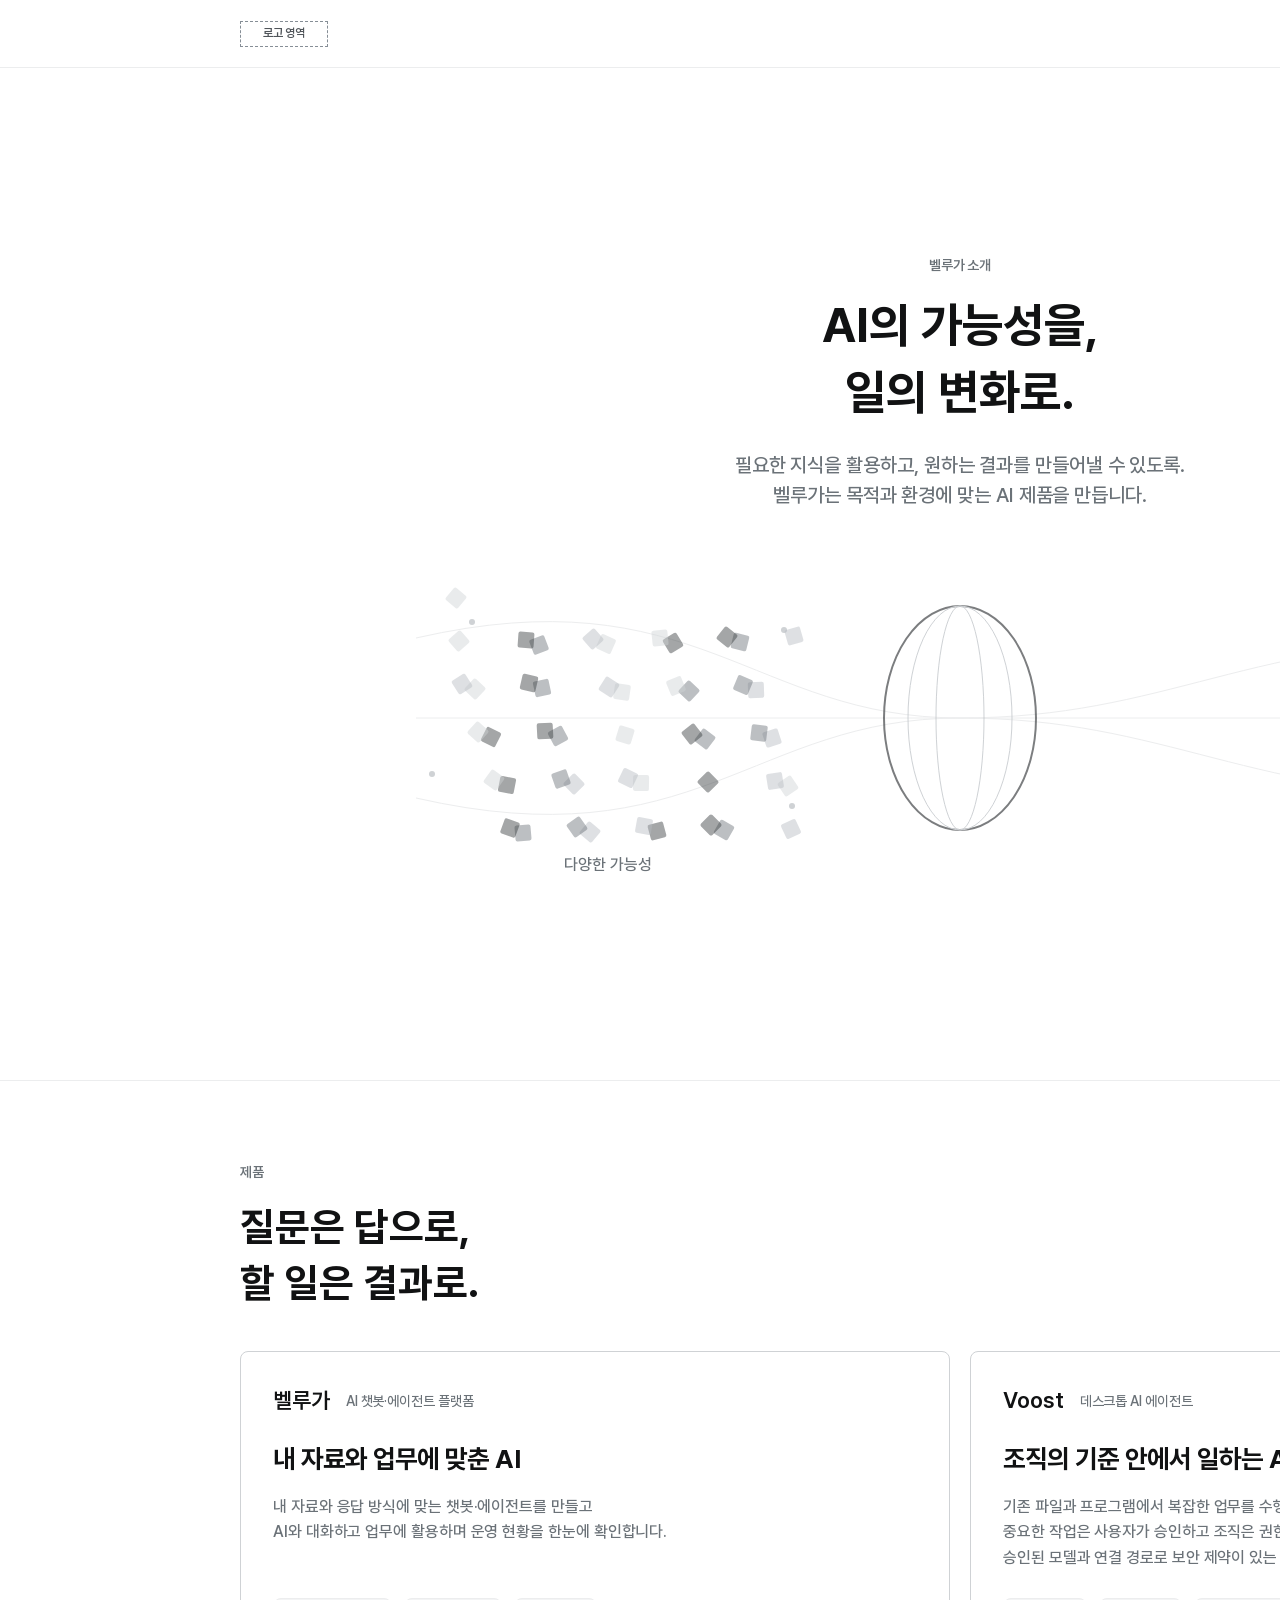
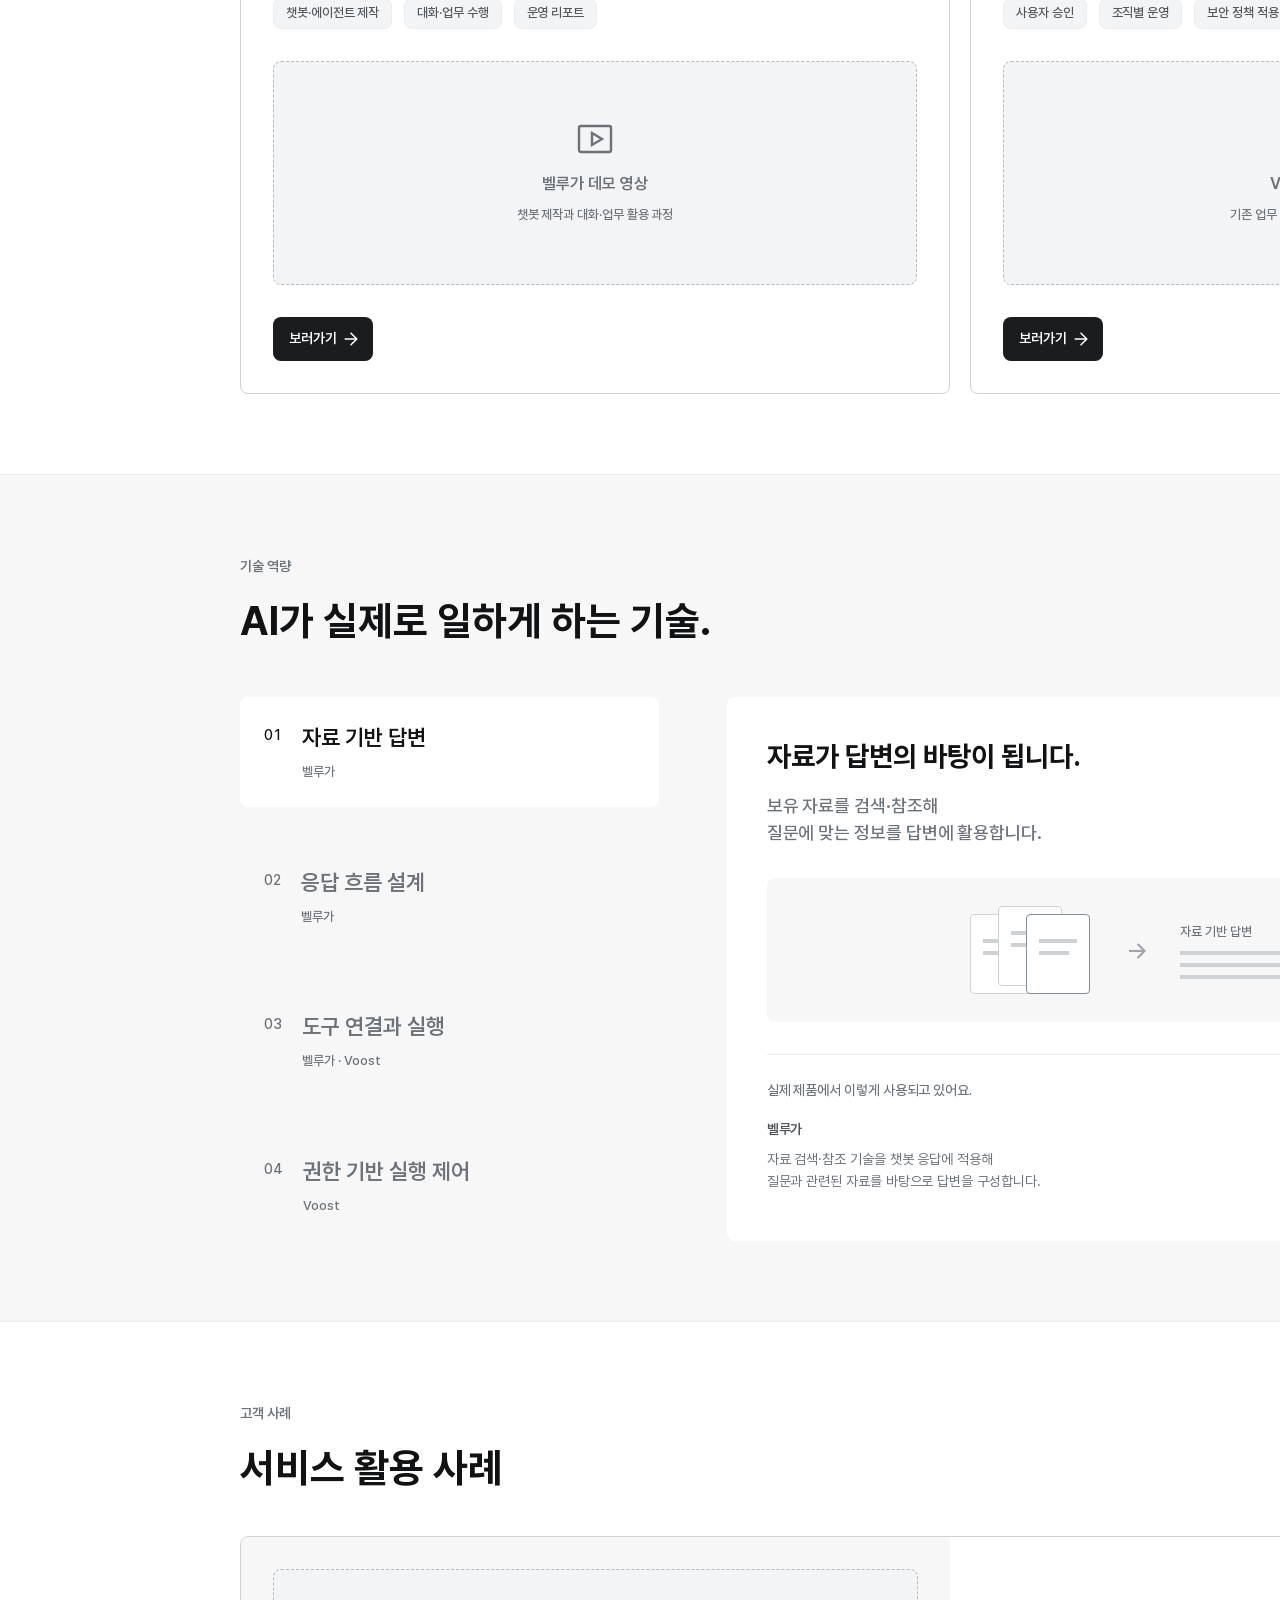
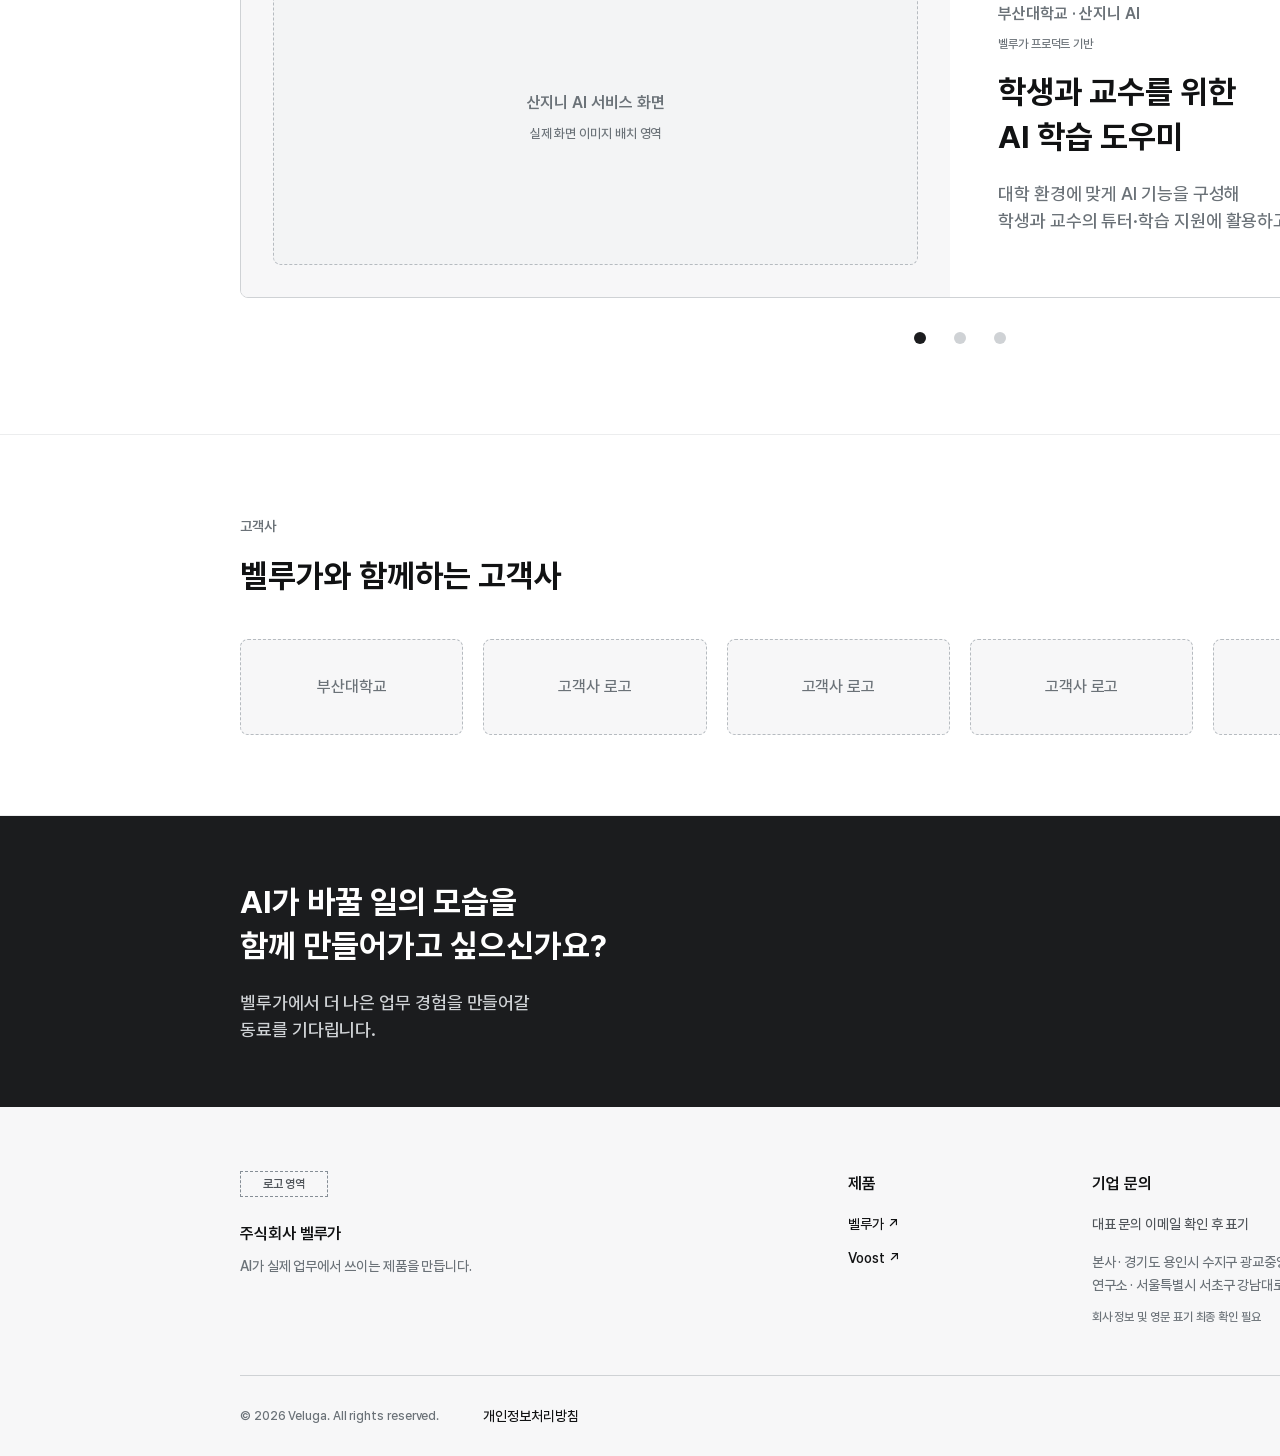
<file: wireframe/index.html>
<!doctype html>
<html lang="ko" class="artboard-document">
<head>
  <meta charset="utf-8">
  <meta name="viewport" content="width=device-width, initial-scale=1">
  <title>벨루가 기업 랜딩 · 데스크톱 와이어프레임</title>
  <link rel="stylesheet" href="public/assets/fonts/pretendard/pretendard.css">
  <link rel="stylesheet" href="styles.css">
  <link rel="stylesheet" href="figma-buttons.css">
</head>
<body>
  <div class="artboard" id="top">
    <header class="gnb">
      <div class="container gnb-inner">
        <div class="logo-placeholder">로고 영역</div>
        <nav aria-label="주요 메뉴">
          <span class="gnb-menu-label">제품</span><span class="gnb-menu-label">이용가이드</span><span class="gnb-menu-label">채용</span>
        </nav>
        <button class="language ds-button" data-component="btn_line" data-variant="ghost" data-size="40" data-figma-node="869:494" type="button" data-notice="언어 선택 영역입니다. 현재 와이어프레임은 한국어로 작성되었습니다." aria-label="언어 선택, 현재 한국어">
          <svg class="icon16" viewBox="0 0 16 16" fill="none" aria-hidden="true"><circle cx="8" cy="8" r="6.25"/><ellipse cx="8" cy="8" rx="2.5" ry="6.25"/><path d="M2 8h12"/></svg>한국어
          <svg class="icon16" viewBox="0 0 16 16" fill="none" aria-hidden="true"><path d="m4 6 4 4 4-4"/></svg>
        </button>
      </div>
    </header>

    <main>
      <section class="hero" aria-labelledby="hero-title">
        <div class="container">
          <div class="hero-copy">
            <p class="eyebrow">벨루가 소개</p>
            <h1 id="hero-title">AI의 가능성을,<br>일의 변화로.</h1>
            <p class="lead">필요한 지식을 활용하고, 원하는 결과를 만들어낼 수 있도록.<br>벨루가는 목적과 환경에 맞는 AI 제품을 만듭니다.</p>
          </div>
          <figure class="hero-motion" data-motion="paused" aria-label="흩어진 조각이 모여 정돈된 형태로 바뀌는 모션. AI의 가능성이 실제 일의 변화로 이어짐을 표현합니다.">
            <svg class="hero-motion-canvas" viewBox="0 0 1440 352" fill="none" aria-hidden="true">
              <g class="motion-guides"><path d="M176 96C456 32 512 176 720 176S1008 96 1264 96"/><path d="M176 176H1264"/><path d="M176 256C456 320 512 176 720 176S1008 256 1264 256"/></g>
              <g class="motion-field"><circle cx="232" cy="80" r="3"/><circle cx="544" cy="88" r="3"/><circle cx="192" cy="232" r="3"/><circle cx="552" cy="264" r="3"/></g>
              <g class="motion-aperture"><ellipse cx="720" cy="176" rx="76" ry="112"/><ellipse cx="720" cy="176" rx="52" ry="112"/><ellipse cx="720" cy="176" rx="24" ry="112"/></g>
              <g class="motion-pieces"><rect class="motion-piece" width="16" height="16" rx="2" style="--from-x:208px;--from-y:48px;--turn:-50deg;--to-x:992px;--to-y:72px;--lane:112px;--delay:-0.000s;fill:var(--gray300)"/><rect class="motion-piece" width="16" height="16" rx="2" style="--from-x:291px;--from-y:95px;--turn:-21deg;--to-x:1020px;--to-y:72px;--lane:124px;--delay:-0.055s;fill:var(--gray600)"/><rect class="motion-piece" width="16" height="16" rx="2" style="--from-x:374px;--from-y:142px;--turn:8deg;--to-x:1048px;--to-y:72px;--lane:136px;--delay:-0.110s;fill:var(--gray300)"/><rect class="motion-piece" width="16" height="16" rx="2" style="--from-x:457px;--from-y:189px;--turn:37deg;--to-x:1076px;--to-y:72px;--lane:148px;--delay:-0.165s;fill:var(--gray600)"/><rect class="motion-piece" width="16" height="16" rx="2" style="--from-x:540px;--from-y:236px;--turn:-34deg;--to-x:1104px;--to-y:72px;--lane:160px;--delay:-0.220s;fill:var(--gray300)"/><rect class="motion-piece" width="16" height="16" rx="2" style="--from-x:275px;--from-y:283px;--turn:-5deg;--to-x:1132px;--to-y:72px;--lane:172px;--delay:-0.275s;fill:var(--gray600)"/><rect class="motion-piece" width="16" height="16" rx="2" style="--from-x:358px;--from-y:94px;--turn:24deg;--to-x:1160px;--to-y:72px;--lane:184px;--delay:-0.330s;fill:var(--gray300)"/><rect class="motion-piece" width="16" height="16" rx="2" style="--from-x:441px;--from-y:141px;--turn:-47deg;--to-x:1188px;--to-y:72px;--lane:196px;--delay:-0.385s;fill:var(--gray600)"/><rect class="motion-piece" width="16" height="16" rx="2" style="--from-x:524px;--from-y:188px;--turn:-18deg;--to-x:992px;--to-y:100px;--lane:112px;--delay:-0.000s;fill:var(--gray400)"/><rect class="motion-piece" width="16" height="16" rx="2" style="--from-x:259px;--from-y:235px;--turn:11deg;--to-x:1020px;--to-y:100px;--lane:124px;--delay:-0.055s;fill:var(--gray800)"/><rect class="motion-piece" width="16" height="16" rx="2" style="--from-x:342px;--from-y:282px;--turn:40deg;--to-x:1048px;--to-y:100px;--lane:136px;--delay:-0.110s;fill:var(--gray400)"/><rect class="motion-piece" width="16" height="16" rx="2" style="--from-x:425px;--from-y:93px;--turn:-31deg;--to-x:1076px;--to-y:100px;--lane:148px;--delay:-0.165s;fill:var(--gray800)"/><rect class="motion-piece" width="16" height="16" rx="2" style="--from-x:508px;--from-y:140px;--turn:-2deg;--to-x:1104px;--to-y:100px;--lane:160px;--delay:-0.220s;fill:var(--gray400)"/><rect class="motion-piece" width="16" height="16" rx="2" style="--from-x:243px;--from-y:187px;--turn:27deg;--to-x:1132px;--to-y:100px;--lane:172px;--delay:-0.275s;fill:var(--gray800)"/><rect class="motion-piece" width="16" height="16" rx="2" style="--from-x:326px;--from-y:234px;--turn:-44deg;--to-x:1160px;--to-y:100px;--lane:184px;--delay:-0.330s;fill:var(--gray400)"/><rect class="motion-piece" width="16" height="16" rx="2" style="--from-x:409px;--from-y:281px;--turn:-15deg;--to-x:1188px;--to-y:100px;--lane:196px;--delay:-0.385s;fill:var(--gray800)"/><rect class="motion-piece" width="16" height="16" rx="2" style="--from-x:492px;--from-y:92px;--turn:14deg;--to-x:992px;--to-y:128px;--lane:112px;--delay:-0.000s;fill:var(--gray600)"/><rect class="motion-piece" width="16" height="16" rx="2" style="--from-x:227px;--from-y:139px;--turn:43deg;--to-x:1020px;--to-y:128px;--lane:124px;--delay:-0.055s;fill:var(--gray300)"/><rect class="motion-piece" width="16" height="16" rx="2" style="--from-x:310px;--from-y:186px;--turn:-28deg;--to-x:1048px;--to-y:128px;--lane:136px;--delay:-0.110s;fill:var(--gray600)"/><rect class="motion-piece" width="16" height="16" rx="2" style="--from-x:393px;--from-y:233px;--turn:1deg;--to-x:1076px;--to-y:128px;--lane:148px;--delay:-0.165s;fill:var(--gray300)"/><rect class="motion-piece" width="16" height="16" rx="2" style="--from-x:476px;--from-y:280px;--turn:30deg;--to-x:1104px;--to-y:128px;--lane:160px;--delay:-0.220s;fill:var(--gray600)"/><rect class="motion-piece" width="16" height="16" rx="2" style="--from-x:211px;--from-y:91px;--turn:-41deg;--to-x:1132px;--to-y:128px;--lane:172px;--delay:-0.275s;fill:var(--gray300)"/><rect class="motion-piece" width="16" height="16" rx="2" style="--from-x:294px;--from-y:138px;--turn:-12deg;--to-x:1160px;--to-y:128px;--lane:184px;--delay:-0.330s;fill:var(--gray600)"/><rect class="motion-piece" width="16" height="16" rx="2" style="--from-x:377px;--from-y:185px;--turn:17deg;--to-x:1188px;--to-y:128px;--lane:196px;--delay:-0.385s;fill:var(--gray300)"/><rect class="motion-piece" width="16" height="16" rx="2" style="--from-x:460px;--from-y:232px;--turn:46deg;--to-x:992px;--to-y:156px;--lane:112px;--delay:-0.000s;fill:var(--gray800)"/><rect class="motion-piece" width="16" height="16" rx="2" style="--from-x:543px;--from-y:279px;--turn:-25deg;--to-x:1020px;--to-y:156px;--lane:124px;--delay:-0.055s;fill:var(--gray400)"/><rect class="motion-piece" width="16" height="16" rx="2" style="--from-x:278px;--from-y:90px;--turn:4deg;--to-x:1048px;--to-y:156px;--lane:136px;--delay:-0.110s;fill:var(--gray800)"/><rect class="motion-piece" width="16" height="16" rx="2" style="--from-x:361px;--from-y:137px;--turn:33deg;--to-x:1076px;--to-y:156px;--lane:148px;--delay:-0.165s;fill:var(--gray400)"/><rect class="motion-piece" width="16" height="16" rx="2" style="--from-x:444px;--from-y:184px;--turn:-38deg;--to-x:1104px;--to-y:156px;--lane:160px;--delay:-0.220s;fill:var(--gray800)"/><rect class="motion-piece" width="16" height="16" rx="2" style="--from-x:527px;--from-y:231px;--turn:-9deg;--to-x:1132px;--to-y:156px;--lane:172px;--delay:-0.275s;fill:var(--gray400)"/><rect class="motion-piece" width="16" height="16" rx="2" style="--from-x:262px;--from-y:278px;--turn:20deg;--to-x:1160px;--to-y:156px;--lane:184px;--delay:-0.330s;fill:var(--gray800)"/><rect class="motion-piece" width="16" height="16" rx="2" style="--from-x:345px;--from-y:89px;--turn:49deg;--to-x:1188px;--to-y:156px;--lane:196px;--delay:-0.385s;fill:var(--gray400)"/><rect class="motion-piece" width="16" height="16" rx="2" style="--from-x:428px;--from-y:136px;--turn:-22deg;--to-x:992px;--to-y:184px;--lane:112px;--delay:-0.000s;fill:var(--gray300)"/><rect class="motion-piece" width="16" height="16" rx="2" style="--from-x:511px;--from-y:183px;--turn:7deg;--to-x:1020px;--to-y:184px;--lane:124px;--delay:-0.055s;fill:var(--gray600)"/><rect class="motion-piece" width="16" height="16" rx="2" style="--from-x:246px;--from-y:230px;--turn:36deg;--to-x:1048px;--to-y:184px;--lane:136px;--delay:-0.110s;fill:var(--gray300)"/><rect class="motion-piece" width="16" height="16" rx="2" style="--from-x:329px;--from-y:277px;--turn:-35deg;--to-x:1076px;--to-y:184px;--lane:148px;--delay:-0.165s;fill:var(--gray600)"/><rect class="motion-piece" width="16" height="16" rx="2" style="--from-x:412px;--from-y:88px;--turn:-6deg;--to-x:1104px;--to-y:184px;--lane:160px;--delay:-0.220s;fill:var(--gray300)"/><rect class="motion-piece" width="16" height="16" rx="2" style="--from-x:495px;--from-y:135px;--turn:23deg;--to-x:1132px;--to-y:184px;--lane:172px;--delay:-0.275s;fill:var(--gray600)"/><rect class="motion-piece" width="16" height="16" rx="2" style="--from-x:230px;--from-y:182px;--turn:-48deg;--to-x:1160px;--to-y:184px;--lane:184px;--delay:-0.330s;fill:var(--gray300)"/><rect class="motion-piece" width="16" height="16" rx="2" style="--from-x:313px;--from-y:229px;--turn:-19deg;--to-x:1188px;--to-y:184px;--lane:196px;--delay:-0.385s;fill:var(--gray600)"/><rect class="motion-piece" width="16" height="16" rx="2" style="--from-x:396px;--from-y:276px;--turn:10deg;--to-x:992px;--to-y:212px;--lane:112px;--delay:-0.000s;fill:var(--gray400)"/><rect class="motion-piece" width="16" height="16" rx="2" style="--from-x:479px;--from-y:87px;--turn:39deg;--to-x:1020px;--to-y:212px;--lane:124px;--delay:-0.055s;fill:var(--gray800)"/><rect class="motion-piece" width="16" height="16" rx="2" style="--from-x:214px;--from-y:134px;--turn:-32deg;--to-x:1048px;--to-y:212px;--lane:136px;--delay:-0.110s;fill:var(--gray400)"/><rect class="motion-piece" width="16" height="16" rx="2" style="--from-x:297px;--from-y:181px;--turn:-3deg;--to-x:1076px;--to-y:212px;--lane:148px;--delay:-0.165s;fill:var(--gray800)"/><rect class="motion-piece" width="16" height="16" rx="2" style="--from-x:380px;--from-y:228px;--turn:26deg;--to-x:1104px;--to-y:212px;--lane:160px;--delay:-0.220s;fill:var(--gray400)"/><rect class="motion-piece" width="16" height="16" rx="2" style="--from-x:463px;--from-y:275px;--turn:-45deg;--to-x:1132px;--to-y:212px;--lane:172px;--delay:-0.275s;fill:var(--gray800)"/><rect class="motion-piece" width="16" height="16" rx="2" style="--from-x:546px;--from-y:86px;--turn:-16deg;--to-x:1160px;--to-y:212px;--lane:184px;--delay:-0.330s;fill:var(--gray400)"/><rect class="motion-piece" width="16" height="16" rx="2" style="--from-x:281px;--from-y:133px;--turn:13deg;--to-x:1188px;--to-y:212px;--lane:196px;--delay:-0.385s;fill:var(--gray800)"/></g>
              <g class="motion-labels"><text x="368" y="328" text-anchor="middle">다양한 가능성</text><text x="1098" y="328" text-anchor="middle">일의 변화</text></g>
            </svg>
            <button class="ds-button motion-toggle" data-component="btn_line" data-variant="ghost" data-size="32" type="button" aria-pressed="false" hidden><svg viewBox="0 0 20 20" fill="none" aria-hidden="true"><path d="M7 5v10M13 5v10" stroke-width="2" stroke-linecap="round"/></svg><span>모션 멈추기</span></button>
          </figure>
        </div>
      </section>

      <section class="section products" id="products" aria-labelledby="products-title">
        <div class="container">
          <div class="section-heading"><div><p class="eyebrow">제품</p><h2 id="products-title">질문은 답으로,<br>할 일은 결과로.</h2></div><p>AI를 업무에 활용하는 두 가지 방법,<br>벨루가와 Voost를 소개합니다.</p></div>
          <div class="grid">
            <article class="product-card span6">
              <div class="product-name"><strong>벨루가</strong><span>AI 챗봇·에이전트 플랫폼</span></div>
              <h3>내 자료와 업무에 맞춘 AI</h3>
              <p>내 자료와 응답 방식에 맞는 챗봇·에이전트를 만들고<br>AI와 대화하고 업무에 활용하며 운영 현황을 한눈에 확인합니다.</p>
              <div class="feature-list"><span>챗봇·에이전트 제작</span><span>대화·업무 수행</span><span>운영 리포트</span></div>
              <figure class="media-placeholder product-media" aria-label="벨루가 데모 영상 배치 영역"><svg viewBox="0 0 40 40" fill="none" aria-hidden="true"><rect x="4" y="7" width="32" height="26" rx="2"/><path d="m17 14 10 6-10 6V14Z"/></svg><strong>벨루가 데모 영상</strong><span>챗봇 제작과 대화·업무 활용 과정</span></figure>
              <a class="ds-button" data-component="btn_icon" data-variant="neutral" data-figma-node="869:583" href="https://veluga.app/" target="_blank" rel="noopener noreferrer" aria-label="벨루가 보러가기">보러가기 <img src="public/assets/arrow-go.svg" width="20" height="20" alt=""></a>
            </article>
            <article class="product-card span6">
              <div class="product-name"><strong>Voost</strong><span>데스크톱 AI 에이전트</span></div>
              <h3>조직의 기준 안에서 일하는 AI</h3>
              <p>기존 파일과 프로그램에서 복잡한 업무를 수행합니다.<br>중요한 작업은 사용자가 승인하고 조직은 권한·정책을 관리합니다.<br>승인된 모델과 연결 경로로 보안 제약이 있는 환경에 맞춰 운영합니다.</p>
              <div class="feature-list"><span>사용자 승인</span><span>조직별 운영</span><span>보안 정책 적용</span></div>
              <figure class="media-placeholder product-media" aria-label="Voost 업무 시연 배치 영역"><svg viewBox="0 0 40 40" fill="none" aria-hidden="true"><rect x="4" y="7" width="32" height="26" rx="2"/><path d="m17 14 10 6-10 6V14Z"/></svg><strong>Voost 업무 시연</strong><span>기존 업무 환경에서 실행·승인하는 과정</span></figure>
              <a class="ds-button" data-component="btn_icon" data-variant="neutral" data-figma-node="869:583" href="https://veluga.ai/" target="_blank" rel="noopener noreferrer" aria-label="Voost 보러가기">보러가기 <img src="public/assets/arrow-go.svg" width="20" height="20" alt=""></a>
            </article>
          </div>
        </div>
      </section>

      <section class="section technology" id="technology" aria-labelledby="technology-title">
        <div class="container">
          <div class="section-heading capability-heading"><div><p class="eyebrow">기술 역량</p><h2 id="technology-title">AI가 실제로 일하게 하는 기술.</h2></div><p>벨루가는 제약적인 문제의 본질을 탐구하며<br>필요한 기술을 연결하고 발전시킵니다.</p></div>
          <div class="capability-explorer">
            <div class="capability-tabs" role="tablist" aria-label="기술 역량 살펴보기" aria-orientation="vertical">
              <button type="button" role="tab" id="tab-knowledge" aria-controls="capability-knowledge" aria-selected="true" tabindex="0"><span class="capability-tab-index">01</span><span><strong>자료 기반 답변</strong><small>벨루가</small></span></button>
              <button type="button" role="tab" id="tab-workflow" aria-controls="capability-workflow" aria-selected="false" tabindex="-1"><span class="capability-tab-index">02</span><span><strong>응답 흐름 설계</strong><small>벨루가</small></span></button>
              <button type="button" role="tab" id="tab-execution" aria-controls="execution" aria-selected="false" tabindex="-1"><span class="capability-tab-index">03</span><span><strong>도구 연결과 실행</strong><small>벨루가 · Voost</small></span></button>
              <button type="button" role="tab" id="tab-operations" aria-controls="capability-operations" aria-selected="false" tabindex="-1"><span class="capability-tab-index">04</span><span><strong>권한 기반 실행 제어</strong><small>Voost</small></span></button>
            </div>
            <div class="capability-panels">
              <div class="capability-panel" role="tabpanel" id="capability-knowledge" aria-labelledby="tab-knowledge" tabindex="0">
                <h3>자료가 답변의 바탕이 됩니다.</h3><p class="capability-intro">보유 자료를 검색·참조해<br>질문에 맞는 정보를 답변에 활용합니다.</p>
                <div class="capability-visual knowledge-visual" role="img" aria-label="여러 자료를 참조해 답변을 구성하는 개념도">
                  <div class="knowledge-pages"><span></span><span></span><span></span></div><span class="capability-visual-arrow" aria-hidden="true">→</span><div class="knowledge-answer"><span class="visual-label">자료 기반 답변</span><i></i><i></i><i></i></div>
                </div>
                <div class="capability-applications"><p class="capability-applications-label">실제 제품에서 이렇게 사용되고 있어요.</p><article><div><strong>벨루가</strong></div><p>자료 검색·참조 기술을 챗봇 응답에 적용해<br>질문과 관련된 자료를 바탕으로 답변을 구성합니다.</p></article></div>
              </div>
              <div class="capability-panel" role="tabpanel" id="capability-workflow" aria-labelledby="tab-workflow" tabindex="0" hidden>
                <h3>질문에 따른 응답을 설계합니다.</h3><p class="capability-intro">에이전트 빌더에서 응답 흐름을 만들고<br>챗봇에 적용해 질문에 맞게 답하도록 구성합니다.</p>
                <div class="capability-visual workflow-visual" role="img" aria-label="질문에서 설정된 흐름을 따라 응답이 나뉘는 개념도"><span class="visual-node">질문</span><span class="capability-visual-arrow" aria-hidden="true">→</span><span class="visual-node is-emphasis">설정한 흐름</span><span class="visual-branch" aria-hidden="true"></span><div class="workflow-answers"><span class="visual-node">응답 A</span><span class="visual-node">응답 B</span></div></div>
                <div class="capability-applications"><p class="capability-applications-label">실제 제품에서 이렇게 사용되고 있어요.</p><article><div><strong>벨루가</strong></div><p>설정한 응답 흐름을 챗봇에 적용해<br>질문에 따라 정해 둔 방식으로 답변을 구성합니다.</p></article></div>
              </div>
              <div class="capability-panel" role="tabpanel" id="execution" aria-labelledby="tab-execution" tabindex="0" hidden>
                <h3>도구를 통해 실제 작업을 수행합니다.</h3><p class="capability-intro">연결한 도구와 작업 환경을 활용해<br>사용자가 요청한 일을 수행하도록 합니다.</p>
                <div class="capability-visual execution-visual" role="img" aria-label="요청을 도구에서 수행하고 결과를 확인하는 개념도"><span class="visual-node">작업 요청</span><span class="capability-visual-arrow" aria-hidden="true">→</span><span class="visual-node is-emphasis">도구 · 프로그램</span><span class="capability-visual-arrow" aria-hidden="true">→</span><span class="visual-node">결과 확인</span></div>
                <div class="capability-applications"><p class="capability-applications-label">실제 제품에서 이렇게 사용되고 있어요.</p><article><div><strong>벨루가</strong></div><p>AI와의 대화에 외부 도구를 연결해<br>요청한 업무를 도구로 수행하도록 구성합니다.</p></article><article><div><strong>Voost</strong></div><p>기존 파일·앱·연결 시스템에서 업무를 수행해<br>파일 변환·복사·재입력 같은 중간 단계를 줄일 수 있습니다.</p></article></div>
              </div>
              <div class="capability-panel" role="tabpanel" id="capability-operations" aria-labelledby="tab-operations" tabindex="0" hidden>
                <h3>허용된 범위 안에서 AI를 실행합니다.</h3><p class="capability-intro">모델과 도구의 권한을 실행 과정에 적용해<br>AI가 접근하고 수행할 수 있는 범위를 제어합니다.</p>
                <div class="capability-visual policy-visual" role="img" aria-label="작업 요청에 권한과 정책을 적용해 실행 범위를 제어하고, 중요한 작업은 사용자 승인 후 진행하는 개념도"><div class="policy-flow"><span class="visual-node">작업 요청</span><span class="capability-visual-arrow" aria-hidden="true">→</span><span class="visual-node is-emphasis">권한 · 정책 확인</span><span class="capability-visual-arrow" aria-hidden="true">→</span><span class="visual-node">허용된 실행</span></div><span class="visual-label">중요한 작업은 사용자 승인 후 진행</span></div>
                <div class="capability-applications"><p class="capability-applications-label">실제 제품에서 이렇게 사용되고 있어요.</p><article><div><strong>Voost</strong></div><p>조직이 승인한 내부 모델과 연결 경로를 사용하고<br>중요한 변경·삭제·전송은 사용자가 직접 승인합니다.</p></article></div>
              </div>
            </div>
          </div>
        </div>
      </section>

      <section class="section cases" id="proof" aria-labelledby="cases-title">
        <div class="container">
          <div class="section-heading"><div><p class="eyebrow">고객 사례</p><h2 id="cases-title">서비스 활용 사례</h2></div></div>
          <div class="case-slides" aria-live="polite">
          <article class="case-feature grid align-center" id="case-slide-1" data-case-slide role="group" aria-roledescription="슬라이드" aria-label="1 / 3 · 부산대학교 산지니 AI">
            <figure class="span6 case-screen"><div class="media-placeholder"><strong>산지니 AI 서비스 화면</strong><span>실제 화면 이미지 배치 영역</span></div></figure>
            <div class="span6 case-summary"><p class="case-customer">부산대학교 · 산지니 AI</p><span class="case-product">벨루가 프로덕트 기반</span><h3>학생과 교수를 위한<br>AI 학습 도우미</h3><p class="case-description">대학 환경에 맞게 AI 기능을 구성해<br>학생과 교수의 튜터·학습 지원에 활용하고 있습니다.</p></div>
          </article>
          <article class="case-feature grid align-center" id="case-slide-2" data-case-slide role="group" aria-roledescription="슬라이드" aria-label="2 / 3 · 추가 사례 배치 영역" hidden>
            <figure class="span6 case-screen"><div class="media-placeholder"><strong>서비스 화면 배치 영역</strong></div></figure>
            <div class="span6 case-summary case-placeholder"><p class="case-customer">추가 고객 사례</p><h3>고객 사례 02</h3><p class="case-description">사례 콘텐츠 배치 영역</p><div class="skeleton long" aria-hidden="true"></div><div class="skeleton" aria-hidden="true"></div></div>
          </article>
          <article class="case-feature grid align-center" id="case-slide-3" data-case-slide role="group" aria-roledescription="슬라이드" aria-label="3 / 3 · 추가 사례 배치 영역" hidden>
            <figure class="span6 case-screen"><div class="media-placeholder"><strong>서비스 화면 배치 영역</strong></div></figure>
            <div class="span6 case-summary case-placeholder"><p class="case-customer">추가 고객 사례</p><h3>고객 사례 03</h3><p class="case-description">사례 콘텐츠 배치 영역</p><div class="skeleton long" aria-hidden="true"></div><div class="skeleton" aria-hidden="true"></div></div>
          </article>
          </div>
          <div class="case-pagination" role="group" aria-label="고객 사례 페이지 선택">
            <button type="button" class="case-dot" data-case-index="0" aria-label="사례 1: 부산대학교 산지니 AI" aria-controls="case-slide-1" aria-current="true"><span aria-hidden="true"></span></button>
            <button type="button" class="case-dot" data-case-index="1" aria-label="사례 2: 추가 사례 배치 영역" aria-controls="case-slide-2" aria-current="false"><span aria-hidden="true"></span></button>
            <button type="button" class="case-dot" data-case-index="2" aria-label="사례 3: 추가 사례 배치 영역" aria-controls="case-slide-3" aria-current="false"><span aria-hidden="true"></span></button>
          </div>
        </div>
      </section>

      <section class="section trust" aria-labelledby="trust-title">
        <div class="container"><p class="eyebrow">고객사</p><h2 id="trust-title">벨루가와 함께하는 고객사</h2><div class="logo-grid customers"><div>부산대학교</div><div>고객사 로고</div><div>고객사 로고</div><div>고객사 로고</div><div>고객사 로고</div><div>고객사 로고</div></div></div>
      </section>

      <section class="talent" id="talent" aria-labelledby="talent-title"><div class="container grid align-center"><div class="span9"><h2 id="talent-title">AI가 바꿀 일의 모습을<br>함께 만들어가고 싶으신가요?</h2><p>벨루가에서 더 나은 업무 경험을 만들어갈<br>동료를 기다립니다.</p></div><div class="span3 talent-action"><button class="ds-button" data-component="btn_solid" data-variant="neutral_weak" data-size="48" data-figma-node="869:377" type="button" id="talent-open">인재풀에 등록하기</button></div></div></section>
    </main>

    <footer class="footer"><div class="container"><div class="grid footer-main"><div class="span5"><div class="logo-placeholder">로고 영역</div><p class="company-name">주식회사 벨루가</p><p>AI가 실제 업무에서 쓰이는 제품을 만듭니다.</p></div><div class="span2"><h3>제품</h3><a href="https://veluga.app/" target="_blank" rel="noopener noreferrer">벨루가 ↗</a><a href="https://veluga.ai/" target="_blank" rel="noopener noreferrer">Voost ↗</a></div><div class="span5 footer-contact"><h3>기업 문의</h3><span class="unconfirmed">대표 문의 이메일 확인 후 표기</span><p>본사 · 경기도 용인시 수지구 광교중앙로 338<br>연구소 · 서울특별시 서초구 강남대로 53길, 8, 803</p><span class="footer-note">회사 정보 및 영문 표기 최종 확인 필요</span></div></div><div class="footer-bottom"><span>© 2026 Veluga. All rights reserved.</span><button type="button" class="ds-button" data-component="btn_line" data-variant="ghost" data-size="32" data-figma-node="869:490" data-notice="기업 사이트와 인재풀에 적용되는 개인정보처리방침을 연결할 영역입니다.">개인정보처리방침</button><a href="#top">맨 위로 ↑</a></div></div></footer>
    <div id="layout-grid" aria-hidden="true"><div class="container grid"><i></i><i></i><i></i><i></i><i></i><i></i><i></i><i></i><i></i><i></i><i></i><i></i></div></div>
  </div>
  <dialog id="talent-dialog"><div class="dialog-heading"><div><p class="eyebrow">연결 화면 미리보기</p><h2>인재풀 등록</h2></div><button type="button" id="talent-close" class="ds-button" data-component="icon_btn" data-figma-node="869:596" aria-label="닫기"><svg viewBox="0 0 24 24" fill="none" aria-hidden="true"><path d="m6 6 12 12M18 6 6 18" stroke-width="1.8" stroke-linecap="round"/></svg></button></div><p>인재풀 등록 화면의 예시입니다.<br>정보를 입력해도 전송되거나 등록되지 않습니다.</p><form id="talent-form"><label>이름<input name="name" autocomplete="off" placeholder="이름을 입력해 주세요"></label><label>이메일<input name="email" type="email" autocomplete="off" placeholder="연락받을 이메일을 입력해 주세요"></label><label>관심 분야<input name="interest" autocomplete="off" placeholder="관심 있는 직무나 분야"></label><label>경력·포트폴리오 링크 <span>(선택)</span><input name="portfolio" type="url" placeholder="https://"></label><div class="form-note">개인정보 수집·이용 안내와 동의 영역<br>운영 방식 확정 후 구성합니다.</div><button type="submit" class="ds-button" data-component="btn_solid" data-variant="neutral" data-size="48" data-figma-node="869:367" disabled>등록 기능 연결 예정</button></form></dialog>
  <div id="notice" role="status" aria-live="polite" hidden></div>
  <script src="wireframe.js"></script>
</body>
</html>
</file>
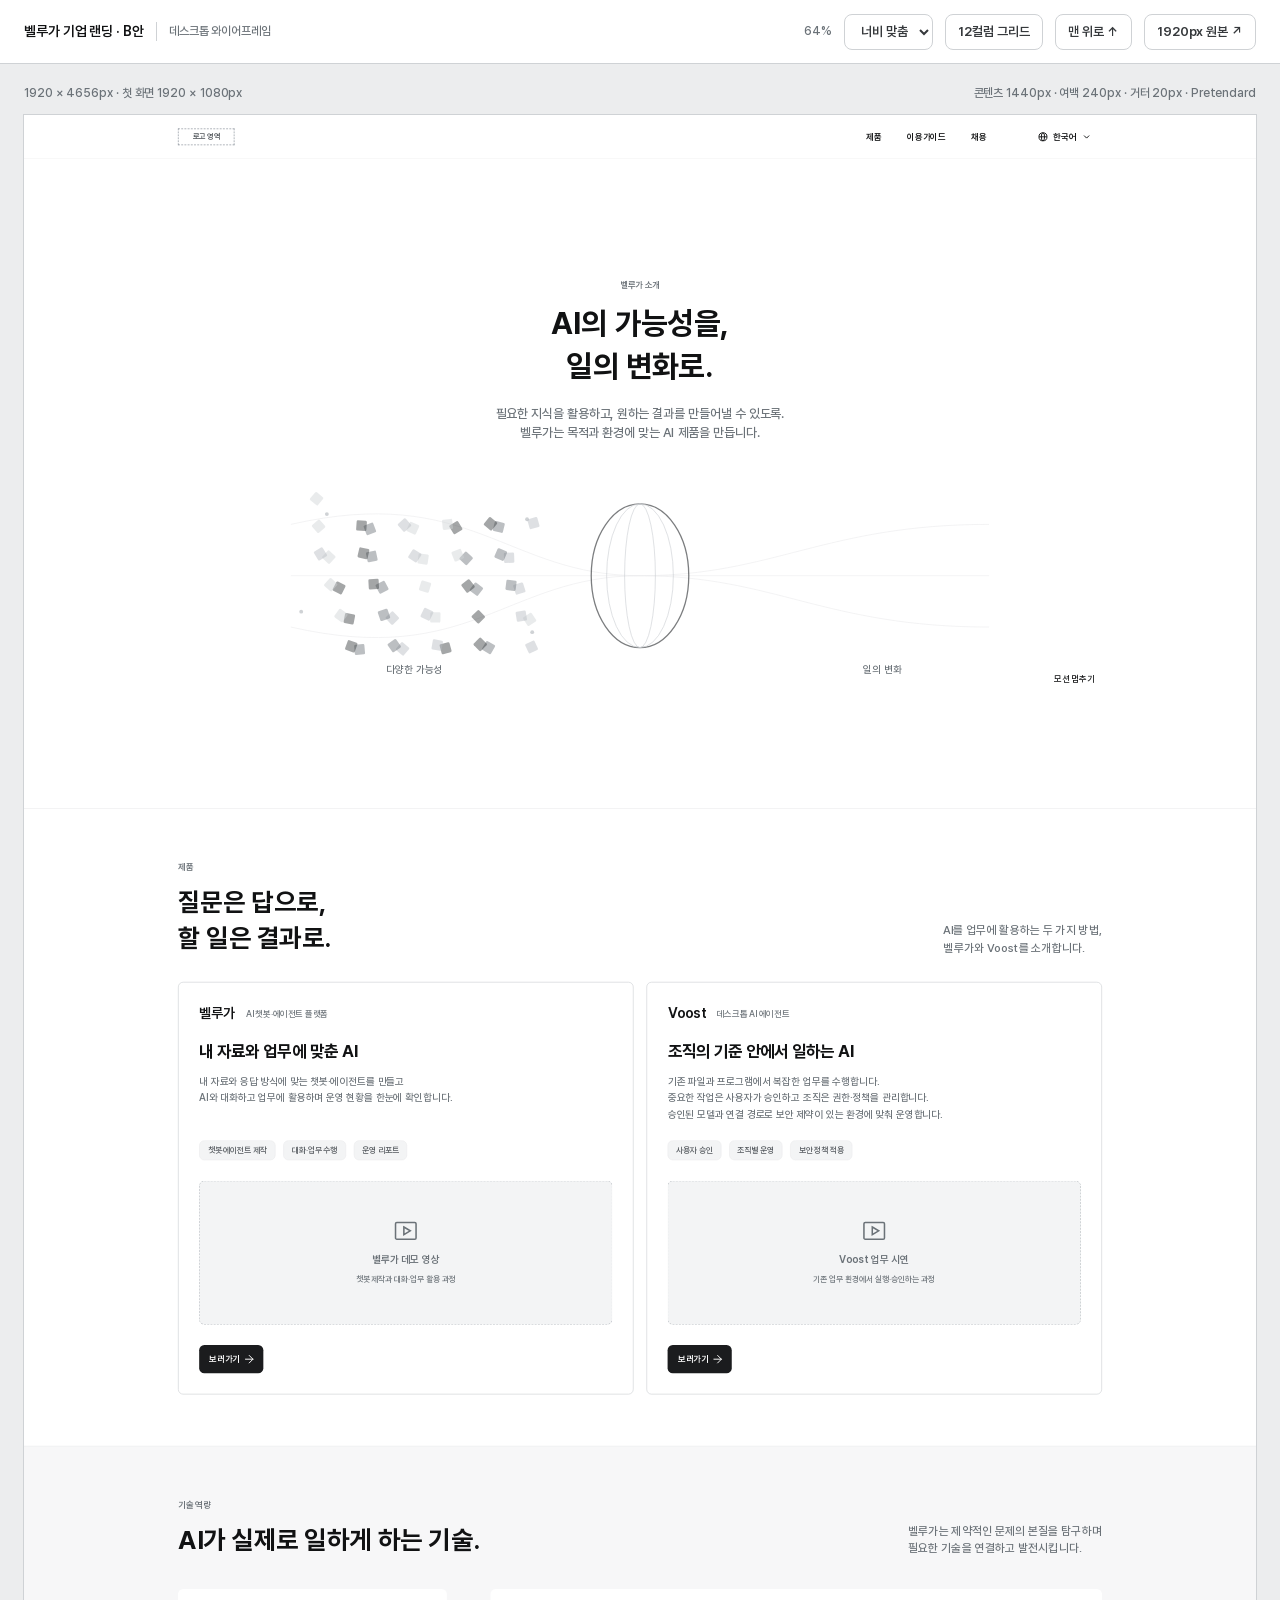
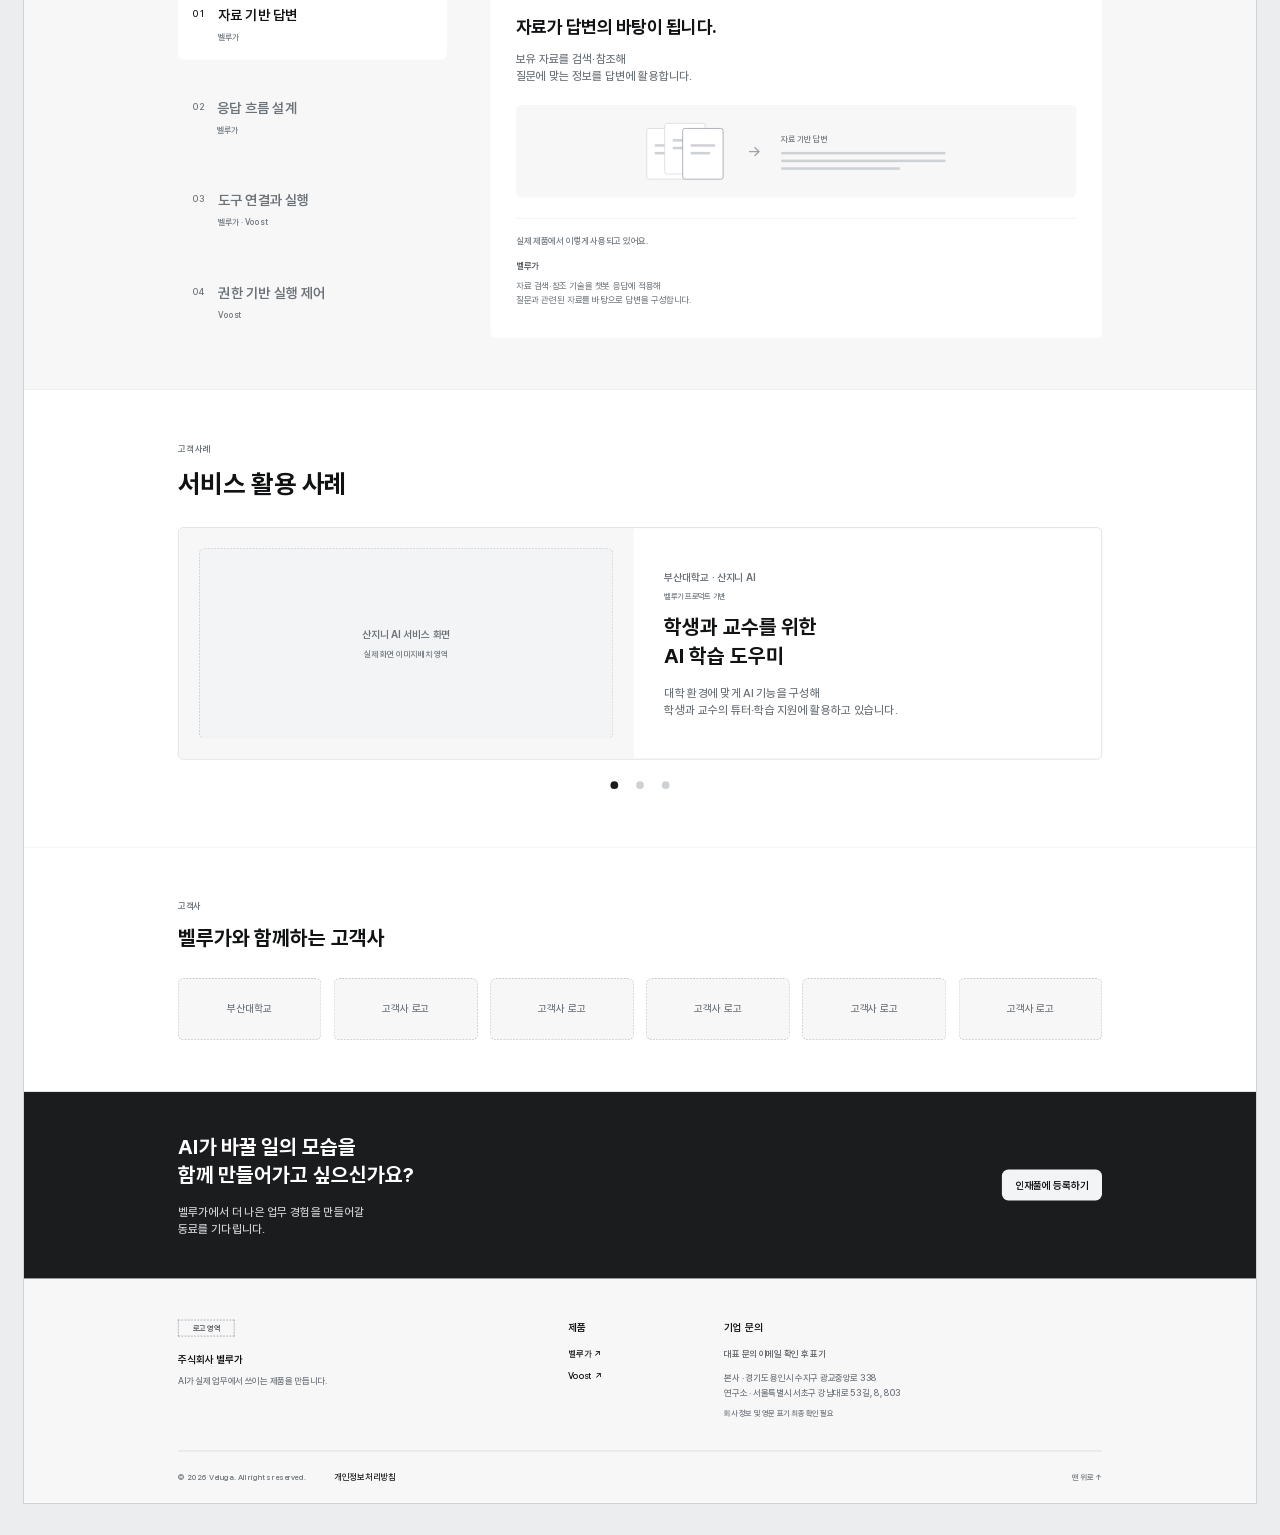
<file: wireframe/preview.html>
<!doctype html>
<html lang="ko">
<head>
  <meta charset="utf-8"><meta name="viewport" content="width=device-width, initial-scale=1">
  <title>벨루가 B안 · 와이어프레임 검토</title>
  <link rel="stylesheet" href="public/assets/fonts/pretendard/pretendard.css"><link rel="stylesheet" href="styles.css"><link rel="stylesheet" href="figma-buttons.css">
  <style>
    html{scroll-behavior:auto}body{background:var(--gray200)}.review-bar{position:sticky;top:0;z-index:50;min-height:64px;border-bottom:1px solid var(--gray300);background:var(--white);display:flex;gap:24px;align-items:center;padding:12px 24px;flex-wrap:wrap}.review-title{display:flex;align-items:center;gap:12px;flex:none}.review-title strong{font-size:14px;font-weight:600}.review-title>span{font-size:12px;color:var(--gray600);padding-left:12px;border-left:1px solid var(--gray300)}.review-controls{display:flex;align-items:center;gap:12px;margin-left:auto}.review-controls button,.review-controls select,.review-controls a{height:36px;padding:0 12px;font:600 13px Pretendard;border:1px solid var(--gray300);border-radius:8px;background:var(--white);color:var(--gray800);display:inline-flex;align-items:center;gap:8px;white-space:nowrap}.review-controls button:hover,.review-controls a:hover{background:var(--gray100)}.review-controls button[aria-pressed="true"]{background:var(--gray900);color:var(--white);border-color:var(--gray900)}.review-controls select{cursor:pointer;padding-right:8px}.zoom-value{min-width:40px;font-size:12px;color:var(--gray600);text-align:right}.review-caption{display:flex;gap:16px;justify-content:space-between;max-width:1920px;margin:20px auto 12px;padding:0 24px;font-size:12px;color:var(--gray600)}.review-caption span:last-child{white-space:nowrap}.stage{margin:0 auto 32px;position:relative;outline:1px solid var(--gray300);background:var(--white);overflow:clip}.stage>.artboard{transform-origin:top left;background:var(--white);position:absolute;top:0;left:0}.loading{padding:80px;text-align:center;color:var(--gray600)}@media(max-width:700px){.review-bar{gap:12px;padding:12px 16px}.review-title>span{display:none}.review-controls{margin-left:0;gap:8px;flex-wrap:wrap}.review-caption{padding:0 16px}.review-caption span:last-child{display:none}}
  </style>
</head>
<body>
  <header class="review-bar"><div class="review-title"><strong>벨루가 기업 랜딩 · B안</strong><span>데스크톱 와이어프레임</span></div><div class="review-controls"><span class="zoom-value" id="zoom-value">—</span><select id="zoom-mode" aria-label="와이어프레임 확대 배율"><option value="width">너비 맞춤</option><option value="all">전체 보기</option><option value="1">100%</option><option value="0.75">75%</option><option value="0.5">50%</option></select><button type="button" id="grid-toggle" aria-pressed="false">12컬럼 그리드</button><button type="button" id="top-button">맨 위로 ↑</button><a href="index.html" target="_blank" rel="noopener noreferrer">1920px 원본 ↗</a></div></header>
  <div class="review-caption"><span id="frame-size">1920px · 화면 준비 중</span><span>콘텐츠 1440px · 여백 240px · 거터 20px · Pretendard</span></div>
  <div class="stage" id="stage" aria-busy="true"><div class="loading" role="status">와이어프레임을 불러오고 있습니다.</div></div>
  <script>
    (()=>{
      const stage=document.getElementById('stage'),mode=document.getElementById('zoom-mode');
      let board,boardHeight=6400,scale=1,grid=false;
      function size(){
        const availableWidth=Math.max(200,document.documentElement.clientWidth-48);
        scale=mode.value==='width'?Math.min(1,availableWidth/1920):mode.value==='all'?Math.min(1,availableWidth/1920,Math.max(200,innerHeight-stage.offsetTop-32)/boardHeight):Number(mode.value);
        stage.style.width=(1920*scale)+'px';stage.style.height=(boardHeight*scale)+'px';
        if(board)board.style.transform=`scale(${scale})`;
        document.getElementById('zoom-value').textContent=Math.round(scale*100)+'%';
        document.getElementById('frame-size').textContent=`1920 × ${boardHeight}px · 첫 화면 1920 × 1080px`;
      }
      async function loadWireframe(){
        try{
          const response=await fetch('index.html',{cache:'no-cache'});
          if(!response.ok)throw new Error('와이어프레임을 불러올 수 없습니다.');
          const source=new DOMParser().parseFromString(await response.text(),'text/html');
          // Keep the source content in this document so review tools can select each element.
          const sourceBoard=source.querySelector('.artboard');
          if(!sourceBoard)throw new Error('와이어프레임 본문을 찾을 수 없습니다.');
          board=document.importNode(sourceBoard,true);
          stage.replaceChildren(board);
          for(const id of ['talent-dialog','notice'])document.body.append(document.importNode(source.getElementById(id),true));
          board.addEventListener('click',event=>{
            const link=event.target.closest('a[href^="#"]');
            if(!link)return;
            const target=document.getElementById(link.hash.slice(1));
            if(!target)return;
            event.preventDefault();
            window.scrollTo({top:window.scrollY+target.getBoundingClientRect().top-document.querySelector('.review-bar').offsetHeight-16,behavior:matchMedia('(prefers-reduced-motion: reduce)').matches?'instant':'smooth'});
          });
          const measure=()=>{boardHeight=board.offsetHeight;size();};
          new ResizeObserver(measure).observe(board);
          measure();
          const script=document.createElement('script');
          script.src='wireframe.js';
          await new Promise((resolve,reject)=>{script.onload=resolve;script.onerror=reject;document.body.append(script);});
          await document.fonts.ready;
          measure();
          stage.setAttribute('aria-busy','false');
        }catch(error){
          stage.setAttribute('aria-busy','false');
          const message=document.createElement('p');
          message.className='loading';message.setAttribute('role','alert');
          message.textContent='화면을 불러오지 못했습니다. 새로고침하거나 상단의 1920px 원본을 열어 주세요.';
          stage.replaceChildren(message);
          console.error(error);
        }
      }
      window.addEventListener('resize',size);
      mode.addEventListener('change',()=>{size();window.scrollTo(0,0);});
      document.getElementById('grid-toggle').addEventListener('click',event=>{grid=!grid;event.currentTarget.setAttribute('aria-pressed',String(grid));document.body.classList.toggle('show-grid',grid);});
      document.getElementById('top-button').addEventListener('click',()=>window.scrollTo({top:0,behavior:'smooth'}));
      size();
      loadWireframe();
    })();
  </script>
</body>
</html>
</file>
<file: wireframe/public/assets/fonts/pretendard/pretendard.css>
@font-face {
  font-family: "Pretendard Variable";
  font-weight: 45 920;
  font-style: normal;
  font-display: swap;
  src: url("./PretendardVariable.woff2") format("woff2-variations");
}

@font-face { font-family: "Pretendard"; font-weight: 100; font-style: normal; font-display: swap; src: url("./Pretendard-Thin.woff2") format("woff2"); }
@font-face { font-family: "Pretendard"; font-weight: 200; font-style: normal; font-display: swap; src: url("./Pretendard-ExtraLight.woff2") format("woff2"); }
@font-face { font-family: "Pretendard"; font-weight: 300; font-style: normal; font-display: swap; src: url("./Pretendard-Light.woff2") format("woff2"); }
@font-face { font-family: "Pretendard"; font-weight: 400; font-style: normal; font-display: swap; src: url("./Pretendard-Regular.woff2") format("woff2"); }
@font-face { font-family: "Pretendard"; font-weight: 500; font-style: normal; font-display: swap; src: url("./Pretendard-Medium.woff2") format("woff2"); }
@font-face { font-family: "Pretendard"; font-weight: 600; font-style: normal; font-display: swap; src: url("./Pretendard-SemiBold.woff2") format("woff2"); }
@font-face { font-family: "Pretendard"; font-weight: 700; font-style: normal; font-display: swap; src: url("./Pretendard-Bold.woff2") format("woff2"); }
@font-face { font-family: "Pretendard"; font-weight: 800; font-style: normal; font-display: swap; src: url("./Pretendard-ExtraBold.woff2") format("woff2"); }
@font-face { font-family: "Pretendard"; font-weight: 900; font-style: normal; font-display: swap; src: url("./Pretendard-Black.woff2") format("woff2"); }
</file>
<file: wireframe/styles.css>
:root{--white:#FFFFFF;--gray50:#F7F7F8;--gray100:#F3F4F5;--gray200:#ECEDEE;--gray300:#CFD2D5;--gray400:#B6BBC0;--gray450:#9EA5AB;--gray500:#868E96;--gray600:#6B7278;--gray700:#50555A;--gray800:#36393C;--gray900:#1B1C1E;--gray950:#111213;--label:var(--gray950);--secondary:var(--gray600);--line:var(--gray200);--content:1440px;--gutter:20px}
html.artboard-document{scrollbar-width:none;scroll-behavior:auto}html.artboard-document::-webkit-scrollbar{display:none}
.btn>svg{width:20px;height:20px;stroke-width:1.5}
*{box-sizing:border-box}html{scroll-behavior:smooth}body{margin:0;background:var(--white);color:var(--label);font-family:Pretendard,sans-serif;font-size:16px;font-weight:500;line-height:1.6;letter-spacing:-.005em}body,button,input{font-family:Pretendard,sans-serif}button,input{font-size:inherit}button,a{-webkit-tap-highlight-color:transparent}a{color:inherit;text-decoration:none}button{cursor:pointer}h1,h2,h3,p,figure{margin:0}h1,h2,h3{letter-spacing:0;line-height:1.4;font-weight:700;word-break:keep-all}h1{font-size:48px}h2{font-size:40px}h3{font-size:28px}p{word-break:keep-all}button:disabled{cursor:not-allowed;opacity:.38}a:focus-visible,button:focus-visible,summary:focus-visible,input:focus-visible{outline:2px solid var(--gray950);outline-offset:4px}svg{stroke:currentColor;flex:none}section{scroll-margin-top:32px}.artboard{width:1920px;position:relative;overflow:clip}.container{width:1440px;margin:0 auto}.grid{display:grid;grid-template-columns:repeat(12,minmax(0,1fr));gap:20px}.span2{grid-column:span 2}.span3{grid-column:span 3}.span4{grid-column:span 4}.span5{grid-column:span 5}.span6{grid-column:span 6}.span7{grid-column:span 7}.span8{grid-column:span 8}.span9{grid-column:span 9}.align-center{align-items:center}.section{padding:80px 0}.eyebrow{font-size:14px;font-weight:600;line-height:1.6;letter-spacing:-.005em;color:var(--gray600);margin-bottom:16px}.lead{font-size:20px;line-height:1.5;color:var(--gray600)}.actions{display:flex;align-items:center;gap:12px}.center{justify-content:center}.btn{display:inline-flex;align-items:center;justify-content:center;gap:8px;height:48px;padding:0 20px;border:1px solid transparent;border-radius:10px;font-size:16px;font-weight:600;line-height:1.6;white-space:nowrap}.btn span{font-size:20px;line-height:1}.btn-solid{background:var(--gray900);color:var(--white)}.btn-solid:hover{background:var(--gray800)}.btn-solid:active{background:var(--gray700)}.btn-line{border-color:var(--gray300);background:transparent;color:var(--gray950)}.btn-line:hover{background:var(--gray100)}.btn-line:active{background:var(--gray200)}.btn-light{background:var(--white);color:var(--gray950)}.btn-light:hover{background:var(--gray100)}.btn-light:active{background:var(--gray200)}.text-link{display:inline-flex;align-items:center;gap:8px;font-size:16px;font-weight:600;line-height:1.6;width:fit-content}.text-link:hover{text-decoration:underline;text-underline-offset:4px}.tag{display:inline-flex;align-items:center;height:28px;padding:0 12px;border:1px solid var(--gray300);border-radius:8px;font-size:12px;line-height:1.6;font-weight:600;background:var(--white)}.tiny-label{font-size:12px;line-height:1.6;color:var(--gray600);font-weight:500}.skeleton{height:8px;background:var(--gray300);width:68%;border-radius:2px}.skeleton.long{width:100%}.icon16{width:16px;height:16px;stroke-width:1.5}.logo-placeholder{width:88px;height:26px;display:flex;align-items:center;justify-content:center;flex:none;border:1px dashed var(--gray500);font-size:12px;font-weight:600;color:var(--gray700)}
.gnb{height:68px;border-bottom:1px solid var(--line);background:var(--white)}.gnb-inner{height:68px;display:flex;align-items:center;gap:64px}.gnb nav{display:flex;gap:40px;align-items:center;height:40px;margin-left:auto}.gnb-menu-label{font-size:14px;font-weight:600;line-height:1.6}.language{height:40px;padding:0 16px;display:flex;align-items:center;gap:8px;background:transparent;border:0;border-radius:8px;font-size:14px;font-weight:600}.language:hover{background:var(--gray100)}.hero{height:1012px;padding-top:80px;background:var(--white)}.hero-copy{text-align:center}.hero-copy .lead{margin-top:24px}.hero-copy .actions{margin-top:32px}.hero-products{margin-top:64px}.hero-panel{height:312px;border:1px solid var(--gray300);border-radius:8px;overflow:hidden;background:var(--gray50)}.panel-label{height:56px;border-bottom:1px solid var(--gray300);display:flex;align-items:center;gap:16px;padding:0 24px;background:var(--white)}.panel-label strong{font-size:18px;font-weight:600}.panel-label>span{font-size:14px;color:var(--gray600)}.hero-diagram{height:208px;display:flex;align-items:center;justify-content:center;gap:24px;padding:24px}.document-stack{display:flex;flex-direction:column;align-items:center;gap:12px;font-size:14px}.doc-icon{width:60px;height:72px;padding:16px 12px;display:flex;flex-direction:column;gap:8px;border:1px solid var(--gray500);background:var(--white)}.doc-icon>span{display:block;height:4px;background:var(--gray300)}.doc-icon>span:last-child{width:60%}.flow-arrow{font-size:24px;color:var(--gray500)}.answer-placeholder{width:336px;padding:20px;border:1px solid var(--gray300);border-radius:8px;background:var(--white);display:flex;flex-direction:column;gap:12px}.source-tags{display:flex;gap:8px}.source-tags span{font-size:12px;line-height:1.6;background:var(--gray100);padding:2px 8px;border:1px solid var(--gray300);border-radius:4px}figcaption{font-size:12px;color:var(--gray600);line-height:1.6;padding:12px 24px;border-top:1px solid var(--gray300);background:var(--white)}.execution-diagram{gap:16px}.flow-box{width:160px;display:flex;flex-direction:column;gap:12px;border:1px solid var(--gray300);border-radius:8px;background:var(--white);padding:16px}.flow-box strong{font-size:16px;font-weight:600}.hero-bottom{margin-top:40px;border-top:1px solid var(--line);padding-top:24px;display:flex;gap:40px;color:var(--gray600);font-size:14px}.hero-bottom>a{margin-left:auto;display:flex;gap:16px}.about{border-top:1px solid var(--line);border-bottom:1px solid var(--line)}.about h2{font-size:32px}.about-description>p{font-size:20px;line-height:1.5;color:var(--gray700)}.brand-relation{display:flex;align-items:center;gap:16px;font-size:13px;line-height:1.6;padding-top:24px;margin-top:24px;border-top:1px solid var(--gray300)}.brand-relation strong{font-weight:600}.brand-relation>span{color:var(--gray600)}.divider{display:inline-block;width:1px;height:16px;background:var(--gray300)}
.section-heading{display:flex;align-items:flex-end;justify-content:space-between;gap:32px;margin-bottom:40px}.section-heading>p{font-size:18px;line-height:1.5;color:var(--gray600)}.product-card{border:1px solid var(--gray300);border-radius:8px;padding:32px;display:flex;flex-direction:column;align-items:flex-start}.product-name{display:flex;align-items:center;gap:16px;margin-bottom:24px}.product-name strong{font-size:22px;font-weight:600;line-height:1.5}.product-name>span{font-size:14px;color:var(--gray600)}.product-card h3{font-size:26px;margin-bottom:16px}.product-card>p{font-size:16px;line-height:1.6;color:var(--gray600);min-height:80px}.feature-list{display:flex;align-items:center;gap:12px;margin-top:24px;font-size:13px;line-height:1.6;color:var(--gray700)}.feature-list span{padding:4px 12px;background:var(--gray100);border:1px solid var(--gray200);border-radius:8px}.media-placeholder{display:flex;align-items:center;justify-content:center;flex-direction:column;gap:8px;background:var(--gray100);border:1px dashed var(--gray400);color:var(--gray600);border-radius:8px}.product-media{width:100%;height:224px;margin:32px 0}.media-placeholder svg{width:40px;height:40px;stroke-width:2.4;margin-bottom:4px}.media-placeholder strong{font-size:16px;font-weight:600}.media-placeholder span{font-size:13px;line-height:1.6}.media-link:hover{background:var(--gray200)}.product-card>.text-link{margin-top:auto}
.technology{background:var(--gray50);border-top:1px solid var(--line);border-bottom:1px solid var(--line)}.technology-heading{margin-bottom:32px}.technology-heading .lead{margin-top:24px}.tech-row{padding:48px 0;align-items:center}.tech-row+.tech-row{border-top:1px solid var(--gray300)}.tech-copy{padding-right:40px}.tech-meta{display:flex;align-items:center;gap:16px;margin-bottom:24px}.tech-meta>span:first-child{font-size:16px;line-height:1.6;font-weight:600;color:var(--gray600)}.tech-copy h3{font-size:28px;margin-bottom:20px}.tech-copy>p{font-size:18px;line-height:1.5;color:var(--gray600)}.tech-point{display:flex;gap:12px;align-items:center;font-size:14px;font-weight:600;margin-top:32px;padding-top:20px;border-top:1px solid var(--gray300)}.tech-copy>p.tech-footnote{font-size:12px;line-height:1.6;margin-top:16px}.evidence-panel{border:1px solid var(--gray300);border-radius:8px;overflow:hidden;background:var(--white)}.window-bar{height:48px;background:var(--gray100);border-bottom:1px solid var(--gray300);display:flex;align-items:center;gap:20px;padding:0 24px;font-size:12px;color:var(--gray600)}.window-bar>span:last-child{margin-left:auto;color:var(--gray600)}.window-dots{display:flex;gap:6px}.window-dots i{display:block;width:6px;height:6px;border:1px solid var(--gray500);border-radius:50%}.knowledge-proof{display:grid;grid-template-columns:224px 1fr;min-height:288px}.knowledge-proof aside{padding:24px;border-right:1px solid var(--line);background:var(--gray50)}.file-row{display:flex;gap:12px;align-items:center;margin-top:20px}.file-square{font-size:12px;display:flex;align-items:center;justify-content:center;width:36px;height:44px;border:1px solid var(--gray300);background:var(--white)}.file-row>div{flex:1}.file-row strong{font-size:13px;font-weight:500}.file-row .skeleton{margin-top:8px}.proof-answer{padding:24px;display:flex;flex-direction:column;gap:16px}.question-placeholder{padding:12px 16px;background:var(--gray100);border:1px solid var(--gray300);border-radius:8px;font-size:14px}.citation-placeholder{margin-top:auto;padding:12px 16px;border:1px solid var(--gray300);display:flex;justify-content:space-between;font-size:12px}.execution-proof{padding:24px;min-height:288px;display:flex;flex-direction:column;gap:20px}.request-placeholder{display:flex;gap:20px;padding-bottom:16px;border-bottom:1px solid var(--line);font-size:14px}.execution-stages{display:grid;grid-template-columns:1fr 24px 1fr 24px 1fr;align-items:center;gap:12px}.execution-stages>div{display:grid;grid-template-columns:24px 1fr;align-items:center;gap:12px;background:var(--gray50);border:1px solid var(--gray300);padding:16px;border-radius:8px}.step-no{display:flex;align-items:center;justify-content:center;width:24px;height:24px;border:1px solid var(--gray400);font-size:12px;border-radius:4px}.execution-stages strong{font-size:14px;font-weight:600}.execution-stages .skeleton{grid-column:1/-1;width:100%}.execution-stages>span{text-align:center;color:var(--gray500)}.result-placeholder{padding:12px 16px;border:1px solid var(--gray300);display:flex;justify-content:space-between;font-size:13px;margin-top:auto}.admin-proof{display:grid;grid-template-columns:184px 1fr;min-height:288px}.admin-proof aside{display:flex;flex-direction:column;gap:8px;padding:24px 16px;border-right:1px solid var(--line);background:var(--gray50);font-size:13px;color:var(--gray600)}.admin-proof aside>span{padding:8px 12px}.admin-active{background:var(--gray200);color:var(--gray950);border-radius:4px}.admin-content{padding:24px}.admin-title{display:flex;justify-content:space-between;align-items:center;margin-bottom:20px}.admin-title strong{font-size:16px;font-weight:600}.admin-table>div{display:grid;grid-template-columns:1fr 1fr;align-items:center;gap:24px;border-bottom:1px solid var(--line);padding:12px;font-size:13px;line-height:1.6}.admin-table>div:first-child{background:var(--gray100);font-size:12px;color:var(--gray600)}.admin-table .skeleton{width:80%}.wire-note{display:flex;align-items:flex-start;gap:16px;border:1px dashed var(--gray400);border-radius:8px;padding:20px 24px;font-size:13px;color:var(--gray600);line-height:1.6;margin-top:16px}.note-label{white-space:nowrap;font-weight:600;color:var(--gray700)}
.draft-tag{font-size:13px;line-height:1.6;padding:6px 12px;border:1px dashed var(--gray400);color:var(--gray600);border-radius:8px}.section-description{font-size:18px;line-height:1.5;color:var(--gray600);margin-top:-16px;margin-bottom:32px}.case-card{border:1px solid var(--gray300);border-radius:8px;overflow:hidden}.case-visual{height:160px;position:relative;display:flex;align-items:center;justify-content:center;border-bottom:1px solid var(--gray300);background:var(--gray100);color:var(--gray600);font-size:14px}.case-visual>.tag{position:absolute;top:20px;left:24px}.case-content{padding:24px 32px}.case-content h3{font-size:26px;margin:12px 0}.case-content p{color:var(--gray600);font-size:16px}.case-fields{display:flex;gap:24px;font-size:13px;color:var(--gray600);padding-top:20px;margin-top:20px;border-top:1px solid var(--line)}.section-note{font-size:13px;line-height:1.6;color:var(--gray600);margin-top:24px}.trust{border-top:1px solid var(--line);border-bottom:1px solid var(--line)}.trust h2{font-size:32px}.logo-grid{display:grid;gap:20px}.customers{grid-template-columns:repeat(6,1fr);margin-top:40px}.logo-grid>div{height:96px;background:var(--gray50);border:1px dashed var(--gray400);border-radius:8px;display:flex;align-items:center;justify-content:center;font-size:16px;color:var(--gray600)}.faq-items{border-top:1px solid var(--gray800)}.faq-items details{border-bottom:1px solid var(--gray300)}.faq-items summary{list-style:none;cursor:pointer;display:flex;align-items:center;justify-content:space-between;gap:24px;padding:24px 0;font-size:20px;line-height:1.5;font-weight:600}.faq-items summary::-webkit-details-marker{display:none}.faq-symbol{width:24px;height:24px;position:relative;flex:none}.faq-symbol:before,.faq-symbol:after{content:"";display:block;position:absolute;top:11px;left:5px;width:14px;height:2px;background:var(--gray700)}.faq-symbol:after{transform:rotate(90deg)}details[open] .faq-symbol:after{display:none}.faq-answer{padding:0 48px 28px 0}.faq-answer p{font-size:18px;line-height:1.5;color:var(--gray600)}.faq-answer .actions{gap:32px;margin-top:20px}.talent{background:var(--gray900);color:var(--white);padding:64px 0}.talent .eyebrow{color:var(--gray400)}.talent h2{font-size:32px}.talent p:not(.eyebrow){font-size:18px;line-height:1.5;color:var(--gray300);margin-top:20px}.talent-action{display:flex;align-items:flex-end;flex-direction:column;gap:12px}.talent-action>span{font-size:12px;line-height:1.6;color:var(--gray400)}.footer{padding:64px 0 24px;background:var(--gray50)}.footer-main{padding-bottom:48px}.company-name{font-size:16px;font-weight:600;margin-top:24px;margin-bottom:8px}.footer p:not(.company-name){font-size:14px;line-height:1.6;color:var(--gray600)}.footer h3{font-size:16px;font-weight:600;line-height:1.6;margin-bottom:16px}.footer .span2>a{display:block;font-size:14px;line-height:1.6;margin-top:12px;width:fit-content}.footer-contact .unconfirmed{font-size:14px;color:var(--gray700);display:block;margin-bottom:16px}.footer-note{font-size:12px;color:var(--gray600);display:block;margin-top:12px}.footer-bottom{padding-top:24px;border-top:1px solid var(--gray300);display:flex;align-items:center;gap:32px;font-size:12px;line-height:1.6;color:var(--gray600)}.footer-bottom>a{margin-left:auto}.plain-button{border:0;padding:0;background:transparent;color:inherit;font-size:inherit;font-weight:500}.plain-button:hover,.footer a:hover{text-decoration:underline;text-underline-offset:4px}
#layout-grid{display:none;position:absolute;inset:0;z-index:20;pointer-events:none}#layout-grid .grid{height:100%}#layout-grid i{background:rgba(27,28,30,.08);border-left:1px solid rgba(27,28,30,.15);border-right:1px solid rgba(27,28,30,.15)}body.show-grid #layout-grid{display:block}dialog{width:588px;max-height:calc(100vh - 64px);overflow:auto;margin:auto;border:1px solid var(--gray400);border-radius:8px;padding:32px;background:var(--white);color:var(--gray950)}dialog::backdrop{background:rgba(0,0,0,.4)}.dialog-heading{display:flex;justify-content:space-between;align-items:flex-start;gap:24px}.dialog-heading h2{font-size:28px}.dialog-heading .eyebrow{margin-bottom:8px}.close-button{width:40px;height:40px;display:flex;align-items:center;justify-content:center;border:0;background:var(--gray100);border-radius:8px;font-size:28px;color:var(--gray700)}dialog>p{font-size:14px;line-height:1.6;color:var(--gray600);margin:20px 0}form{display:flex;flex-direction:column;gap:16px}form label{font-size:14px;font-weight:600}form label>span{font-weight:400;color:var(--gray600)}input{display:block;width:100%;height:44px;padding:0 12px;margin-top:8px;border:1px solid var(--gray300);border-radius:8px;color:var(--gray950);background:var(--white);font-size:14px;font-weight:400}input::placeholder{color:var(--gray600)}.form-note{font-size:12px;line-height:1.6;color:var(--gray600);background:var(--gray100);padding:16px;border:1px dashed var(--gray400);border-radius:8px}#notice{position:fixed;bottom:32px;left:50%;transform:translateX(-50%);z-index:30;max-width:640px;padding:16px 24px;background:var(--gray900);color:var(--white);border-radius:8px;font-size:14px;line-height:1.6}#notice[hidden]{display:none}@media(prefers-reduced-motion:reduce){html{scroll-behavior:auto}}@media print{.artboard{width:1920px}#layout-grid,#notice,dialog{display:none!important}}

/* Simplified customer story: one image, customer name, purpose, link. */
.case-feature{border:1px solid var(--gray300);border-radius:8px;overflow:hidden;background:var(--white)}.case-screen{padding:32px;background:var(--gray50)}.case-screen .media-placeholder{height:296px}.case-summary{padding:32px 48px 32px 28px}.case-summary .case-customer{font-size:16px;font-weight:600;color:var(--gray600);margin-bottom:16px}.case-summary h3{font-size:32px}.case-description{font-size:18px;line-height:1.5;color:var(--gray600);margin:20px 0 28px}.product-card>.ds-button{margin-top:auto}

/* Veluga: build, use and monitor. Existing desktop grid and buttons are unchanged. */
.platform-diagram{gap:12px}.platform-step{flex:1;min-width:0;padding:16px;background:var(--white);border:1px solid var(--gray300);border-radius:8px;display:flex;flex-direction:column;gap:8px}.platform-step>strong{font-size:18px;font-weight:600}.platform-step>span:last-child{font-size:12px;line-height:1.6;color:var(--gray600);white-space:nowrap}.platform-diagram>.flow-arrow{font-size:20px}
.platform-overview{border:1px dashed var(--gray400);border-radius:8px;background:var(--gray50);overflow:hidden}.platform-overview>figcaption{height:40px;display:flex;align-items:center;padding:0 20px;border-top:0;border-bottom:1px solid var(--gray300);background:var(--gray100)}.platform-modules{margin:0;padding:8px 20px;display:flex;flex-direction:column}.platform-modules>div{display:grid;grid-template-columns:104px 1fr;gap:12px;align-items:center;min-height:40px}.platform-modules>div+div{border-top:1px solid var(--gray200)}.platform-modules dt{font-size:13px;font-weight:600}.platform-modules dd{margin:0;font-size:13px;color:var(--gray600);line-height:1.6}
.builder-proof{min-height:288px;padding:24px;display:flex;flex-direction:column;gap:20px}.builder-inputs{display:grid;grid-template-columns:1fr 1fr;gap:20px}.builder-inputs>div{padding:16px;background:var(--gray50);border:1px solid var(--gray300);border-radius:8px;display:flex;flex-direction:column;gap:8px}.builder-inputs strong{font-size:16px;font-weight:600}.builder-application{display:flex;flex-direction:column;gap:16px}.builder-application>span{font-size:12px;color:var(--gray600)}.builder-flow{display:grid;grid-template-columns:1fr 24px 1.5fr 24px 1fr;align-items:center;gap:12px}.builder-flow>strong{padding:12px;background:var(--gray100);border:1px solid var(--gray300);border-radius:8px;font-size:14px;font-weight:600;text-align:center}.builder-flow>span{text-align:center;color:var(--gray500)}

/* Browser comments: product identity and compact corporate sections. */
.hero{display:flex;align-items:center;padding:0}.products{border-top:1px solid var(--line)}
.hero-workspace{height:208px;display:grid;grid-template-columns:176px 1fr;background:var(--white)}.workspace-sidebar{padding:20px;display:flex;flex-direction:column;gap:8px;background:var(--gray50);border-right:1px solid var(--gray300)}.workspace-sidebar>strong{font-size:16px;font-weight:600}.workspace-sidebar>.tiny-label{margin-top:4px}.workspace-channel{display:block;padding:4px 12px;font-size:13px;line-height:1.6;border-radius:4px;color:var(--gray600)}.workspace-channel.is-selected{background:var(--gray200);color:var(--gray950)}.workspace-chat{padding:20px 24px;display:flex;flex-direction:column;gap:12px;min-width:0}.workspace-chat>strong{font-size:16px;font-weight:600}.workspace-question{font-size:13px;padding:8px 12px;border:1px solid var(--gray300);border-radius:8px;background:var(--gray50)}.workspace-answer{display:flex;flex-direction:column;gap:8px}.workspace-tools{display:flex;align-items:center;gap:12px;margin-top:auto;font-size:12px;color:var(--gray600)}.workspace-tool{padding:2px 8px;border:1px solid var(--gray300);border-radius:4px;color:var(--gray700)}
.case-feature[hidden]{display:none}.case-feature{min-height:362px}.case-placeholder>.skeleton+.skeleton{margin-top:12px}.case-pagination{display:flex;justify-content:center;align-items:center;gap:8px;margin-top:24px}.case-dot{display:flex;align-items:center;justify-content:center;width:32px;height:32px;padding:0;border:0;border-radius:50%;background:transparent}.case-dot>span{display:block;width:12px;height:12px;border-radius:50%;background:var(--gray300)}.case-dot:hover>span{background:var(--gray500)}.case-dot[aria-current="true"]>span{background:var(--gray900)}
.case-summary>.case-description:last-child{margin-bottom:0}

/* Hero metaphor: scattered possibilities become a coherent form. */
.hero-motion{position:relative;margin:32px 0 0;height:352px}
.hero-motion-canvas{display:block;width:100%;height:352px;overflow:visible}
.motion-guides{stroke:var(--gray200);stroke-width:1}
.motion-field{fill:var(--gray300);stroke:none}
.motion-aperture{stroke:var(--gray400);stroke-width:1;transform-origin:720px 176px}
.motion-aperture ellipse:first-child{stroke:var(--gray800);stroke-width:2}
.motion-piece{stroke:none;transform:translate(var(--to-x),var(--to-y));transform-box:fill-box;transform-origin:center}
.motion-labels{fill:var(--gray600);stroke:none;font:500 16px Pretendard;letter-spacing:-.005em}
.motion-toggle{position:absolute;right:0;bottom:0}
.motion-toggle[hidden]{display:none}
.motion-toggle svg{width:16px;height:16px}
@media(prefers-reduced-motion:no-preference){
  .motion-piece{animation:possibility-to-work 8s cubic-bezier(.65,0,.35,1) infinite both;animation-delay:var(--delay);animation-play-state:paused}
  .motion-aperture{animation:aperture-breathe 8s cubic-bezier(.65,0,.35,1) infinite both;animation-play-state:paused}
  .hero-motion[data-motion="playing"] .motion-piece,.hero-motion[data-motion="playing"] .motion-aperture{animation-play-state:running}
}
@keyframes possibility-to-work{
  0%,12%{transform:translate(var(--from-x),var(--from-y)) rotate(var(--turn));opacity:.45}
  40%{transform:translate(696px,var(--lane)) rotate(0deg);opacity:.8}
  72%,88%{transform:translate(var(--to-x),var(--to-y)) rotate(0deg);opacity:1}
  94%{transform:translate(var(--to-x),var(--to-y)) rotate(0deg);opacity:0}
  95%{transform:translate(var(--from-x),var(--from-y)) rotate(var(--turn));opacity:0}
  100%{transform:translate(var(--from-x),var(--from-y)) rotate(var(--turn));opacity:.45}
}
@keyframes aperture-breathe{0%,20%,80%,100%{transform:scale(1);opacity:.65}45%{transform:scale(1.08);opacity:1}}

/* Capability topics grow independently; only relevant products appear in a panel. */
.capability-heading{align-items:flex-start;margin-bottom:48px}
.capability-heading>p{max-width:592px;padding-top:38px}
.capability-explorer{display:grid;grid-template-columns:repeat(12,minmax(0,1fr));gap:20px;align-items:stretch}
.capability-tabs{grid-column:span 4;padding-right:48px;display:flex;flex-direction:column;justify-content:space-between;gap:8px}
.capability-tabs>[role="tab"]{width:100%;display:flex;align-items:center;gap:20px;padding:24px;border:0;border-radius:8px;text-align:left;background:transparent;color:var(--gray600);font-family:Pretendard}
.capability-tabs>[role="tab"]:hover{background:var(--gray100)}
.capability-tabs>[aria-selected="true"]{background:var(--white);color:var(--gray950)}
.capability-tab-index{font-size:14px;font-weight:500;align-self:flex-start;padding-top:6px;font-variant-numeric:tabular-nums}
.capability-tabs strong{display:block;font-size:22px;font-weight:600;line-height:1.5;word-break:keep-all}
.capability-tabs small{display:block;font-size:13px;font-weight:500;line-height:1.6;color:var(--gray600);margin-top:8px}
.capability-panels{grid-column:span 8;min-width:0;display:grid}
.capability-panel{background:var(--white);border-radius:8px;padding:40px;min-height:544px}
.capability-panel[hidden]{display:none}
.capability-panel:focus-visible{outline:2px solid var(--gray950);outline-offset:4px}
.capability-panel h3{font-size:28px}
.capability-intro{font-size:18px;line-height:1.5;color:var(--gray600);margin-top:16px}
.capability-visual{height:144px;margin:32px 0;display:flex;align-items:center;justify-content:center;gap:32px;color:var(--gray800);background:var(--gray50);border-radius:8px;overflow:hidden}
.capability-visual-arrow{font-size:24px;color:var(--gray450)}
.visual-label{font-size:13px;font-weight:500;line-height:1.6;color:var(--gray600)}
.knowledge-pages{height:88px;width:124px;position:relative}
.knowledge-pages span{position:absolute;top:8px;left:0;width:64px;height:80px;border:1px solid var(--gray300);border-radius:4px;background:var(--white)}
.knowledge-pages span:nth-child(2){left:28px;top:0}
.knowledge-pages span:nth-child(3){left:56px;top:8px;border-color:var(--gray500)}
.knowledge-pages span:before,.knowledge-pages span:after{content:"";position:absolute;left:12px;right:12px;height:4px;background:var(--gray300);top:24px}
.knowledge-pages span:after{top:36px;right:20px}
.knowledge-answer{display:flex;flex-direction:column;gap:8px;width:256px}
.knowledge-answer i{height:4px;background:var(--gray300);width:100%}
.knowledge-answer i:last-child{width:72%}
.visual-node{padding:12px 20px;min-width:104px;text-align:center;background:var(--white);border:1px solid var(--gray300);border-radius:8px;font-size:14px;font-weight:600;white-space:nowrap}
.visual-node.is-emphasis{background:var(--gray900);color:var(--white);border-color:var(--gray900)}
.workflow-visual{gap:20px}
.workflow-answers{display:flex;flex-direction:column;gap:12px}
.visual-branch{width:32px;height:64px;border:1px solid var(--gray400);border-right:0;position:relative}
.visual-branch:before{content:"";position:absolute;top:50%;right:100%;width:20px;height:1px;background:var(--gray400)}
.visual-report{display:flex;flex-direction:column;gap:12px;width:224px}
.visual-report>div{height:64px;display:flex;align-items:flex-end;gap:12px;border-bottom:1px solid var(--gray300)}
.visual-report i{display:block;flex:1;height:24px;background:var(--gray300);border-radius:2px 2px 0 0}
.visual-report i:nth-child(2){height:40px}.visual-report i:nth-child(3){height:32px}.visual-report i:nth-child(4){height:56px;background:var(--gray600)}.visual-report i:nth-child(5){height:48px}
.visual-history{display:flex;flex-direction:column;gap:12px;width:224px}
.visual-history i{display:block;height:12px;border-bottom:1px solid var(--gray300);margin-left:16px;position:relative}
.visual-history i:before{content:"";position:absolute;left:-16px;top:2px;width:6px;height:6px;border-radius:50%;background:var(--gray500)}
.operations-visual{gap:64px}
.policy-visual{flex-direction:column;gap:16px}
.policy-flow{display:flex;gap:20px;align-items:center}
.capability-applications{display:flex;flex-wrap:wrap;gap:16px 32px;padding-top:24px;border-top:1px solid var(--gray200)}
.capability-applications article{flex:1 1 260px;min-width:0}
.capability-applications article>div{display:flex;flex-wrap:wrap;gap:8px 12px;align-items:center}
.capability-applications strong{font-size:14px;font-weight:600;color:var(--gray700)}
.capability-applications article>div>span{font-size:12px;line-height:1.6;color:var(--gray600)}
.capability-applications p{font-size:14px;font-weight:400;line-height:1.6;color:var(--gray600);margin-top:8px}
.capability-applications>.capability-applications-label{flex-basis:100%;font-weight:500;margin:0}
.capability-note{font-size:12px;line-height:1.6;color:var(--gray600);margin-top:20px}
.visually-hidden{position:absolute;width:1px;height:1px;padding:0;margin:-1px;overflow:hidden;clip-path:inset(50%);white-space:nowrap;border:0}
.case-summary .case-customer{margin-bottom:8px}.case-product{display:block;font-size:12px;line-height:1.6;color:var(--gray600);margin-bottom:16px}
</file>
<file: wireframe/figma-buttons.css>
/* Figma assets 869:285. Verified 2026-09-07. Values in figma-button-source.json. */
.ds-button{appearance:none;display:inline-flex;align-items:center;justify-content:center;flex:none;width:fit-content;white-space:nowrap;border:0;box-shadow:none;text-decoration:none;cursor:pointer;font-family:Pretendard,sans-serif;transition:background-color .12s ease;}
.ds-button:disabled{cursor:not-allowed;pointer-events:none;opacity:.38}
.ds-button>svg,.ds-button>img{flex:none;display:block;width:20px;height:20px;stroke:none}
.ds-button>svg.icon16{width:16px;height:16px;stroke:currentColor;stroke-width:1.5}
.ds-button[data-component="icon_btn"]{width:40px;height:40px;gap:10px}
.ds-button[data-component="icon_btn"]>svg{width:24px;height:24px;stroke:currentColor}
.ds-button[data-component="btn_solid"][data-variant="neutral"][data-size="48"]{background:#1b1c1e;color:#ffffff;opacity:1;height:48px;padding:0px 20px 0px 20px;gap:8px;border-radius:10px;box-shadow:none;font-size:16px;font-weight:600;line-height:1.6;letter-spacing:0em;}
.ds-button[data-component="btn_solid"][data-variant="neutral"][data-size="48"]:not(:disabled):hover{background:#36393c;color:#ffffff;opacity:1;}
.ds-button[data-component="btn_solid"][data-variant="neutral"][data-size="48"]:not(:disabled):active{background:#50555a;color:#ffffff;opacity:1;}
.ds-button[data-component="btn_solid"][data-variant="neutral"][data-size="48"]:disabled{background:#1b1c1e;color:#ffffff;opacity:0.38;}
.ds-button[data-component="btn_solid"][data-variant="neutral_weak"][data-size="48"]{background:#f3f4f5;color:#111213;opacity:1;height:48px;padding:0px 20px 0px 20px;gap:8px;border-radius:10px;box-shadow:none;font-size:16px;font-weight:600;line-height:1.6;letter-spacing:0em;}
.ds-button[data-component="btn_solid"][data-variant="neutral_weak"][data-size="48"]:not(:disabled):hover{background:#ecedee;color:#111213;opacity:1;}
.ds-button[data-component="btn_solid"][data-variant="neutral_weak"][data-size="48"]:not(:disabled):active{background:#cfd2d5;color:#111213;opacity:1;}
.ds-button[data-component="btn_solid"][data-variant="neutral_weak"][data-size="48"]:disabled{background:#f3f4f5;color:#111213;opacity:0.38;}
.ds-button[data-component="btn_line"][data-variant="neutral"][data-size="48"]{background:transparent;color:#111213;opacity:1;height:48px;padding:0px 20px 0px 20px;gap:8px;border-radius:10px;box-shadow:inset 0 0 0 1px #cfd2d5;font-size:16px;font-weight:600;line-height:1.6;letter-spacing:0em;}
.ds-button[data-component="btn_line"][data-variant="neutral"][data-size="48"]:not(:disabled):hover{background:#f3f4f5;color:#111213;opacity:1;}
.ds-button[data-component="btn_line"][data-variant="neutral"][data-size="48"]:not(:disabled):active{background:#ecedee;color:#111213;opacity:1;}
.ds-button[data-component="btn_line"][data-variant="neutral"][data-size="48"]:disabled{background:transparent;color:#111213;opacity:0.38;}
.ds-button[data-component="btn_line"][data-variant="ghost"][data-size="32"]{background:transparent;color:#111213;opacity:1;height:32px;padding:0px 12px 0px 12px;gap:6px;border-radius:8px;box-shadow:none;font-size:14px;font-weight:500;line-height:1.6;letter-spacing:0em;}
.ds-button[data-component="btn_line"][data-variant="ghost"][data-size="32"]:not(:disabled):hover{background:#f3f4f5;color:#111213;opacity:1;}
.ds-button[data-component="btn_line"][data-variant="ghost"][data-size="32"]:not(:disabled):active{background:#ecedee;color:#111213;opacity:1;}
.ds-button[data-component="btn_line"][data-variant="ghost"][data-size="32"]:disabled{background:transparent;color:#111213;opacity:0.38;}
.ds-button[data-component="btn_line"][data-variant="ghost"][data-size="40"]{background:transparent;color:#111213;opacity:1;height:40px;padding:0px 16px 0px 16px;gap:8px;border-radius:8px;box-shadow:none;font-size:14px;font-weight:600;line-height:1.6;letter-spacing:0em;}
.ds-button[data-component="btn_line"][data-variant="ghost"][data-size="40"]:not(:disabled):hover{background:#f3f4f5;color:#111213;opacity:1;}
.ds-button[data-component="btn_line"][data-variant="ghost"][data-size="40"]:not(:disabled):active{background:#ecedee;color:#111213;opacity:1;}
.ds-button[data-component="btn_line"][data-variant="ghost"][data-size="40"]:disabled{background:transparent;color:#111213;opacity:0.38;}
.ds-button[data-component="btn_icon"][data-variant="neutral"]{background:#1b1c1e;color:#ffffff;opacity:1;height:44px;padding:0px 12px 0px 16px;gap:4px;border-radius:8px;box-shadow:none;font-size:14px;font-weight:600;line-height:1.6;letter-spacing:-0.005em;}
.ds-button[data-component="btn_icon"][data-variant="neutral"]:not(:disabled):hover{background:#36393c;color:#ffffff;opacity:1;}
.ds-button[data-component="btn_icon"][data-variant="neutral"]:not(:disabled):active{background:#50555a;color:#ffffff;opacity:1;}
.ds-button[data-component="btn_icon"][data-variant="neutral"]:disabled{background:#111213;color:#ffffff;opacity:0.38;}
.ds-button[data-component="icon_btn"]{background:#f3f4f5;color:var(--gray450);opacity:1;height:40px;padding:8px 8px 8px 8px;gap:10px;border-radius:8px;box-shadow:none;}
.ds-button[data-component="icon_btn"]:not(:disabled):hover{background:#ecedee;color:var(--gray450);opacity:1;}
.ds-button[data-component="icon_btn"]:not(:disabled):active{background:#cfd2d5;color:var(--gray450);opacity:1;}
</file>
